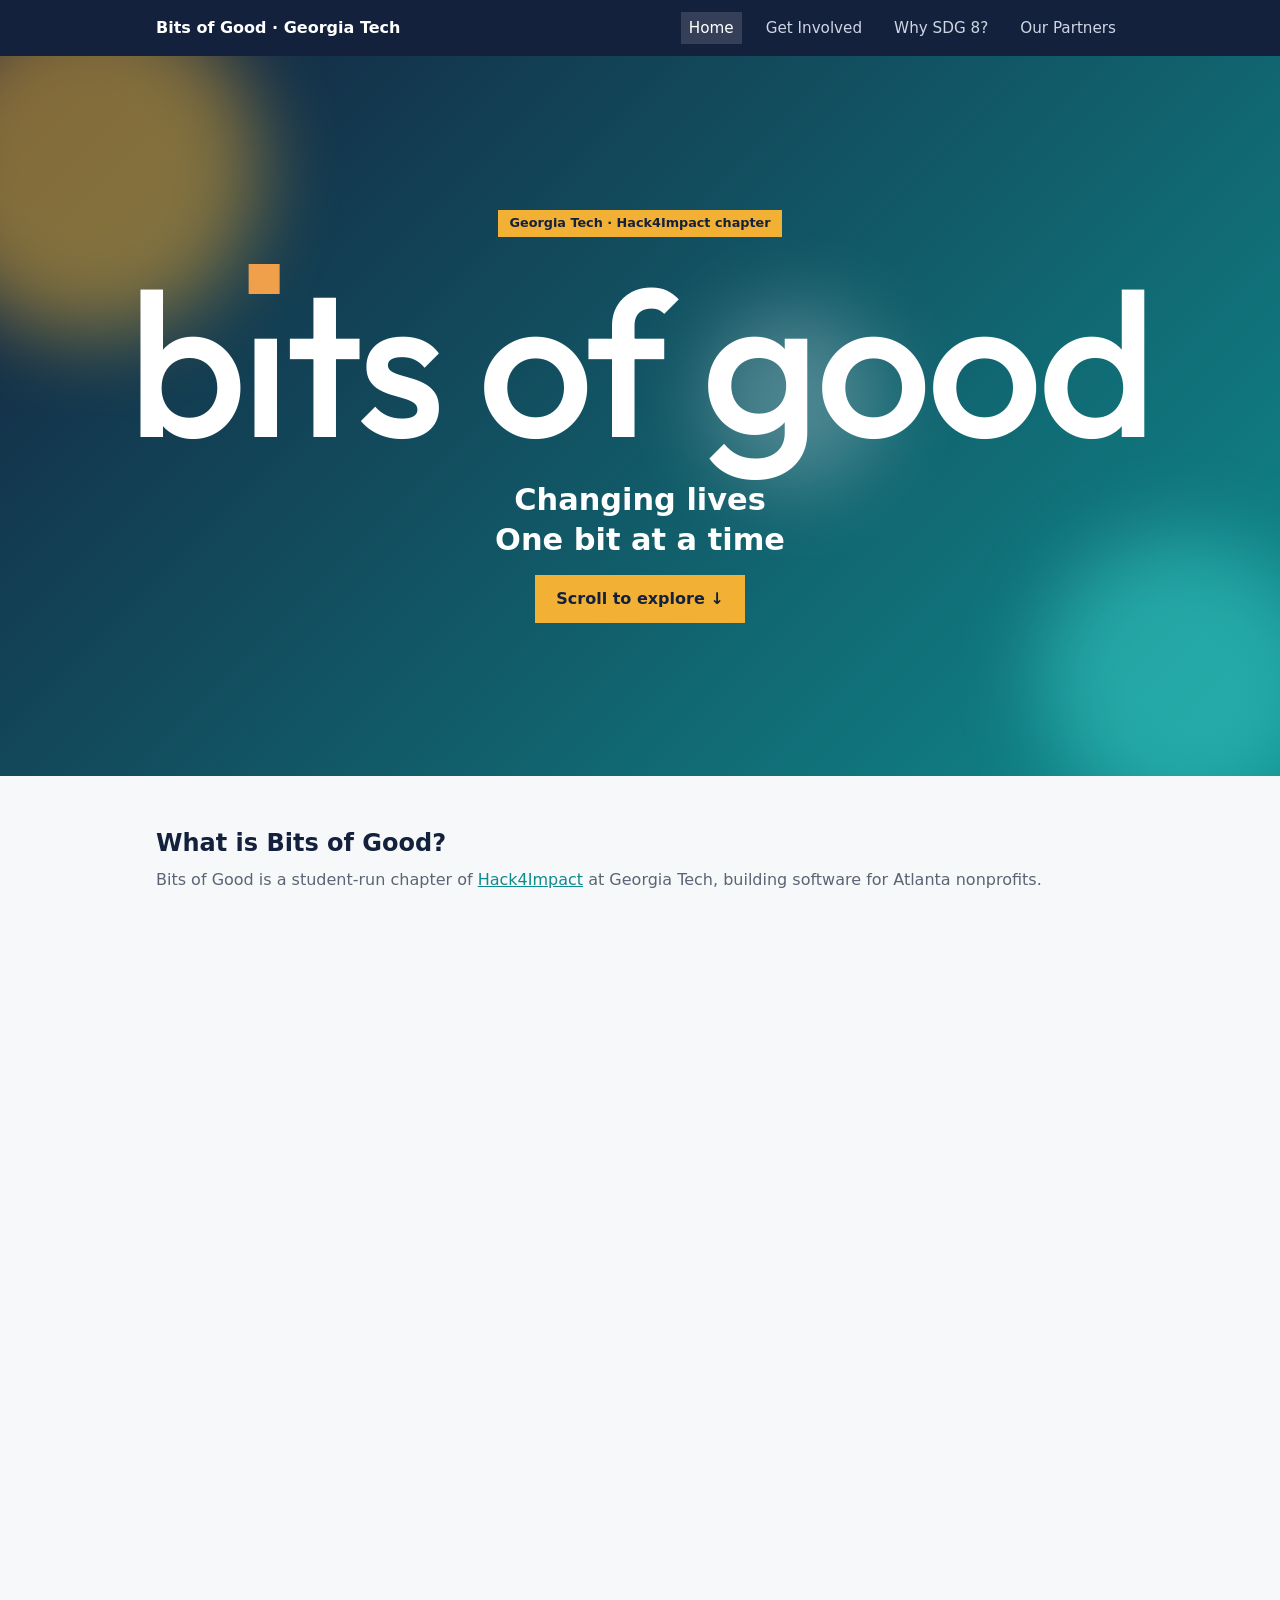
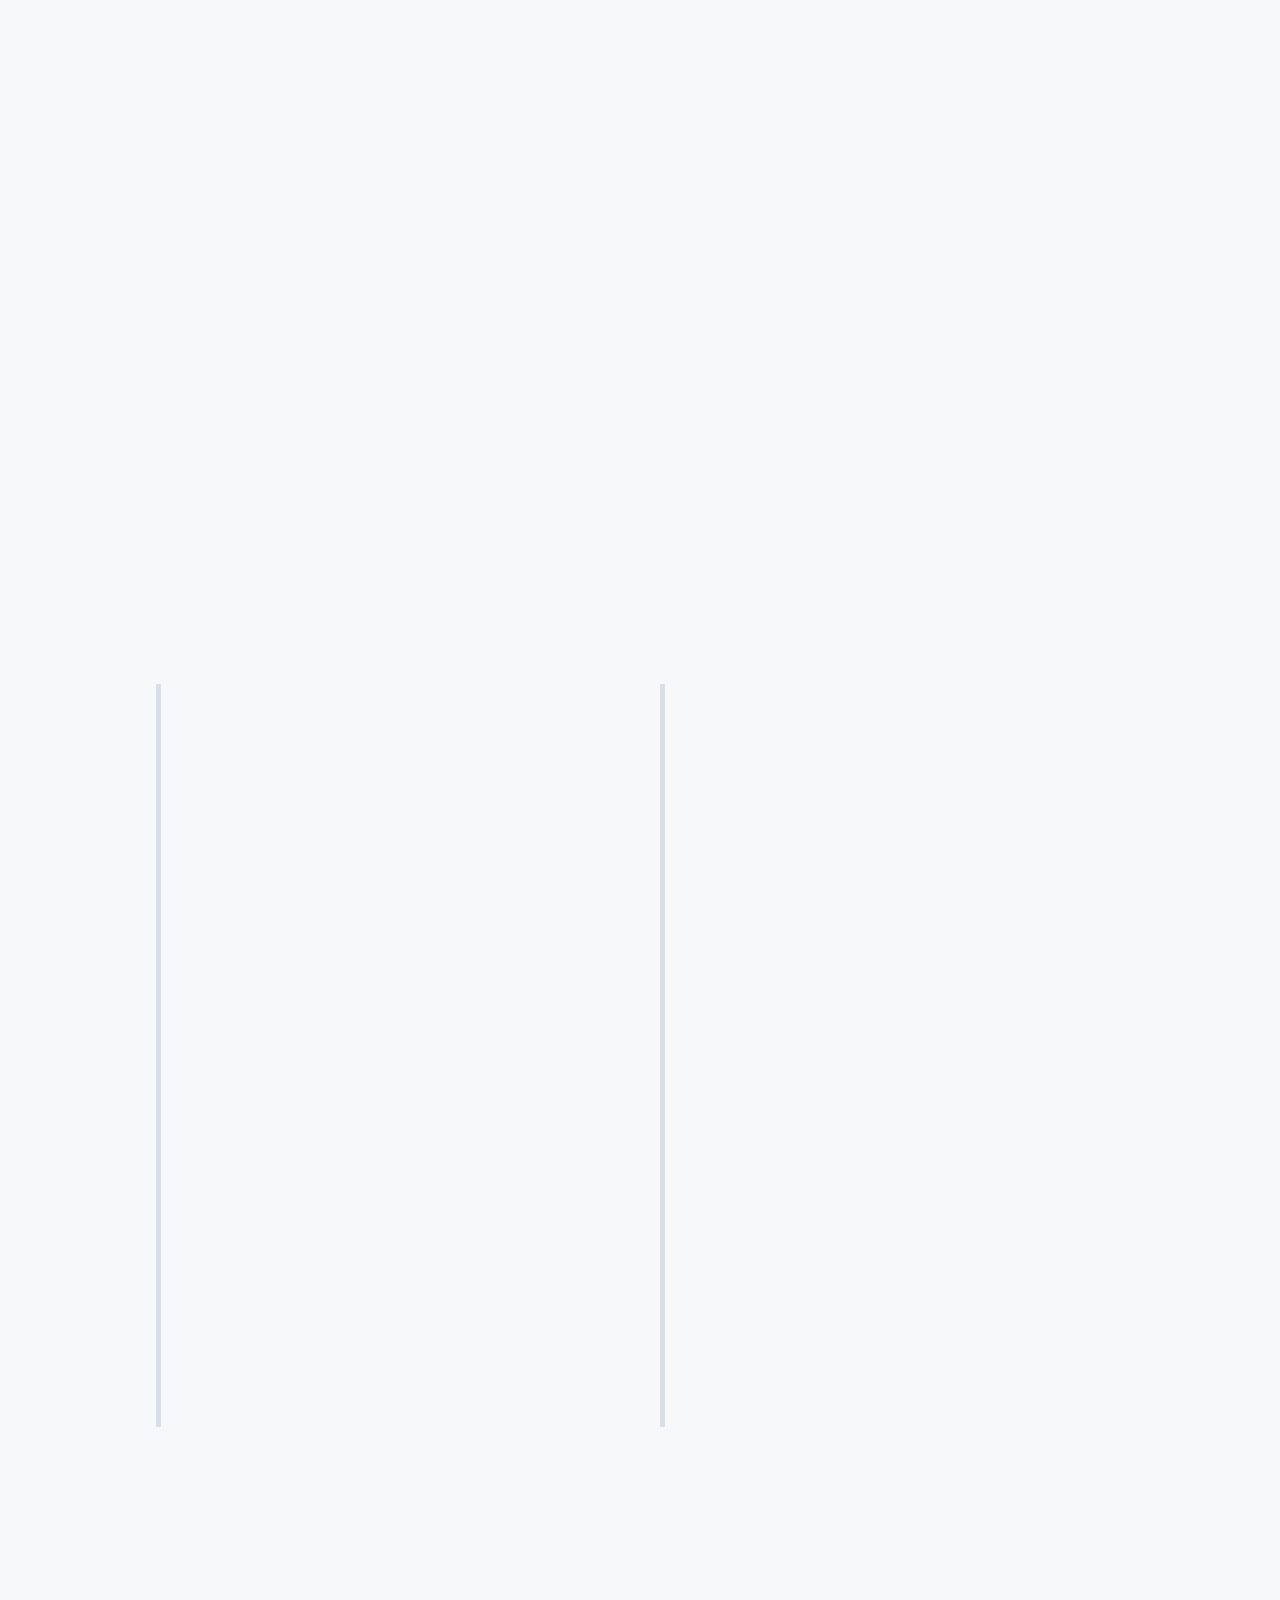
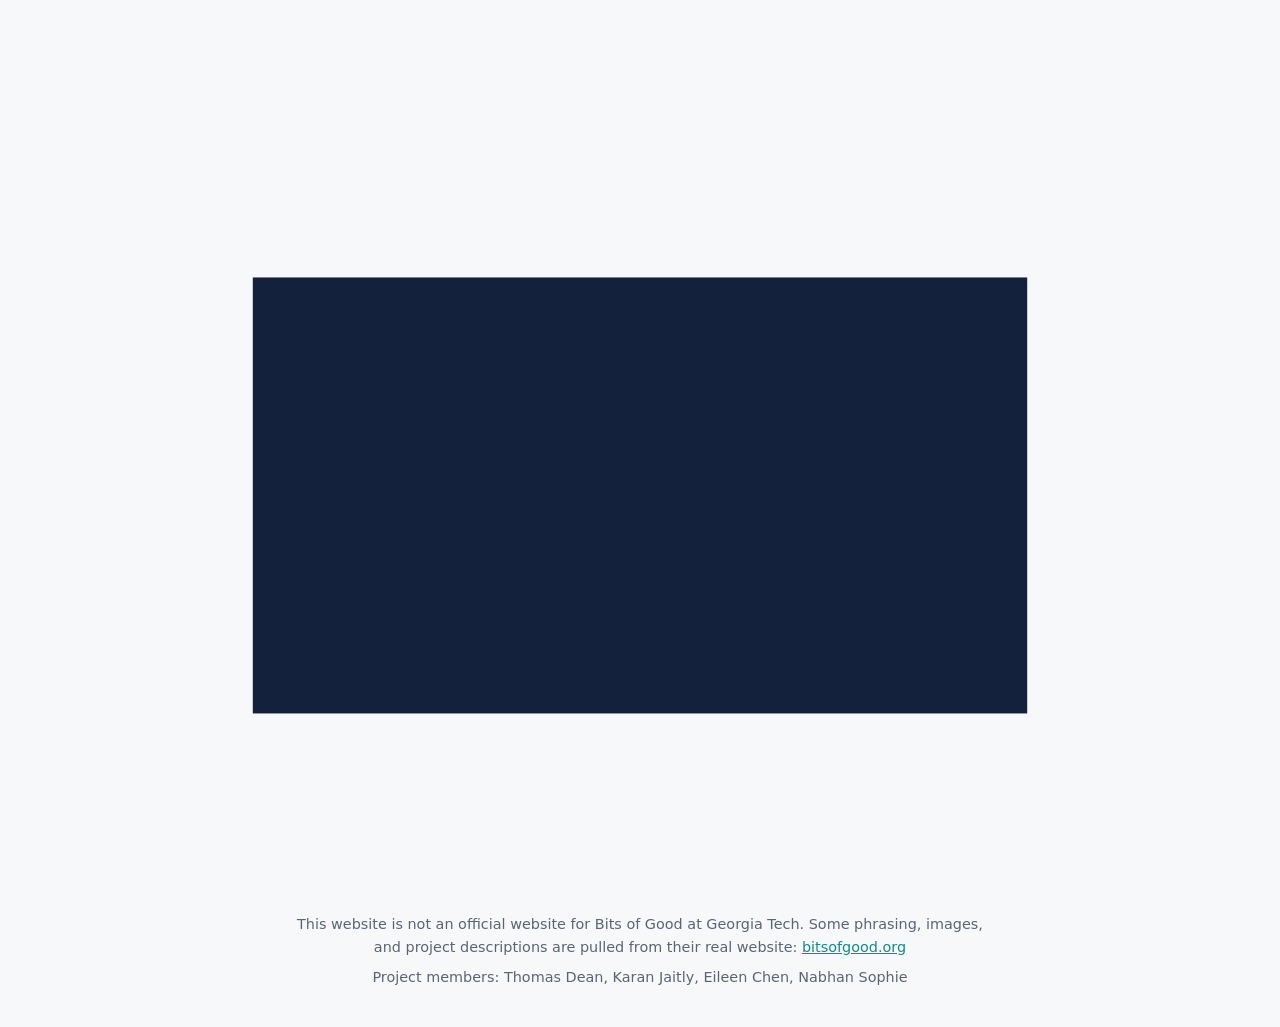
<file: index.html>
<!DOCTYPE html>
<html lang="en"><head><meta charset="utf-8"><meta name="viewport" content="width=device-width,initial-scale=1">
<title>Home | Bits of Good @ Georgia Tech</title><link rel="preconnect" href="https://fonts.googleapis.com"><link rel="preconnect" href="https://fonts.gstatic.com" crossorigin><link href="https://fonts.googleapis.com/css2?family=Outfit:wght@500&display=swap" rel="stylesheet"><link rel="stylesheet" href="style.css"></head>
<body><header><nav><a class="brand" href="index.html">Bits of Good · Georgia Tech</a><a href="index.html" class="active">Home</a><a href="get-involved.html">Get Involved</a><a href="why-sdg8.html">Why SDG 8?</a><a href="partners.html">Our Partners</a></nav></header>
<div class="hero hero-fx">
<span class="blob b1" data-parallax="0.35"></span><span class="blob b2" data-parallax="0.6"></span><span class="blob b3" data-parallax="0.2"></span>
<div class="hero-inner" data-parallax="-0.15"><span class="tag">Georgia Tech · Hack4Impact chapter</span>
<h1 class="wordmark" aria-label="bits of good">b<span class="dot-i">ı</span>ts of good</h1>
<p class="hero-sub">Changing lives<br>One bit at a time</p>
<a class="btn" href="#threads">Scroll to explore ↓</a></div>
</div>
<main>
<section id="about">
<div class="reveal"><h2>What is Bits of Good?</h2>
<p class="sub">Bits of Good is a student-run chapter of <a href="https://www.hack4impact.org/">Hack4Impact</a> at Georgia Tech, building software for Atlanta nonprofits.</p></div>
<div class="grid about-grid">
<div class="card reveal from-left">
  <h3>Technology for local nonprofits</h3>
  <p>
    Bits of Good is a student-run chapter of Hack4Impact, a 501(c)(3)
    nonprofit. Teams of Georgia Tech students design and build real
    web applications for local nonprofits, free of charge. Along the way,
    members learn from one another through mentorship at every level, from
    first-year designers to experienced engineers and product leaders.
  </p>
</div>
<figure class="about-photo reveal from-right">
  <img src="images/bog-canine-assistants.jpg" alt="Bits of Good students petting a service dog during a visit to Canine Assistants, a nonprofit partner">
  <figcaption>Members visiting Canine Assistants, one of their nonprofit partners.</figcaption>
</figure>
<div class="card reveal about-wide">
  <h3>Bits of Good advancing SDG 8</h3>
  <p>
    The UN Sustainable Development Goal 8 aims to "promote sustained,
    inclusive and sustainable economic growth, full and productive
    employment and decent work for all." Bits of Good works toward it on two
    fronts: students gain hands-on experience that prepares them for decent
    work, and nonprofits gain technology that helps them serve their
    communities.
  </p>
  <p><a href="why-sdg8.html">Learn why SDG 8 matters →</a></p>
</div>
</div>
<figure class="photo reveal">
  <img src="images/bog-demo-night.jpg" alt="Bits of Good members talking and sharing projects at a crowded launch night event" loading="lazy">
  <figcaption>Members meet, share their work, and connect at a Bits of Good launch night.</figcaption>
</figure>
</section>

<section id="partner-logos">
<div class="reveal">
<p class="sub">Some of the previous and current partner organizations we have built software for.</p></div>
<div class="logo-row reveal">
  <a href="https://helpingmamas.org" target="_blank" rel="noopener"><img src="images/helping-mamas.png" alt="Helping Mamas logo"></a>
  <a href="https://www.brainexerciseinitiative.com" target="_blank" rel="noopener"><img src="images/brain-exercise-initiative.jpeg" alt="Brain Exercise Initiative logo"></a>
  <a href="https://www.facebook.com/HeartofPassion/" target="_blank" rel="noopener"><img src="images/heart-of-passion.png" alt="Heart of Passion logo"></a>
  <a href="https://www.georgiacancerinfo.org" target="_blank" rel="noopener"><img src="images/gacore-logo-2020-md.png" alt="Georgia CORE logo"></a>
  <a href="https://www.healing4heroes.org" target="_blank" rel="noopener"><img src="images/H4H.webp" alt="Healing 4 Heroes logo"></a>
  <a href="https://jenniferann.org" target="_blank" rel="noopener"><img src="images/jenniferannsgroup.jpg" alt="Jennifer Ann's Group logo"></a>
</div>
</section>

<section id="threads">
<div class="reveal"><h2>Two sides, one outcome</h2><p class="sub">Every project creates opportunity for students and capacity for the organizations they serve. This is why we feel Bits of Good best exemplifies UN SDG 8.</p></div>
<div class="dual">
<div class="thread thread-students"><div class="timeline" aria-hidden="true"><div class="timeline-fill"></div></div>
<h3 class="thread-title reveal">For students</h3>

<div class="card reveal from-left">
  <h3>Mentorship that opens doors</h3>
  <p>
    Mentorship from experienced engineers, designers, and product leaders
    shapes job opportunities and career growth.
  </p>
</div>

<div class="card reveal from-left">
  <h3>Real experience, earlier</h3>
  <p>
    Working with real nonprofits on production systems builds the kind
    of experience employers look for, especially for younger students
    who are still searching for their first opportunity.
  </p>
  <p>
    A University of California study found that former extracurricular
    leaders averaged $68,616 in annual earnings seven years after
    graduation, compared with $61,311 for nonparticipants—about 12% higher.
  </p>
  <p class="legend">
    Source:
    <a href="https://www.ucop.edu/institutional-research-academic-planning/_files/extracurricular-activities-impact-on-emploment-outcomes.pdf#page=23">
      University of California, 2018, p. 23
    </a>
  </p>
</div>
</div>
<div class="thread thread-nonprofits">
  <div class="timeline" aria-hidden="true">
    <div class="timeline-fill"></div>
  </div>

  <h3 class="thread-title reveal">For nonprofits and the world</h3>

  <div class="card reveal from-right">
    <h3>Data into decisions</h3>
    <p>
      Nonprofits already hold a wealth of data. Analytics turns it into
      insight that guides programs, funding, and outreach.
    </p>
    <p>
      Cornell's Hack4Impact chapter built a mapping tool for Rethink Food
      that replaced scattered spreadsheets and supported an estimated
      40,000 meals per week.
    </p>
    <p class="legend">
      Source:
      <a href="https://www.cornellsun.com/article/2026/04/for-cornells-hack4impact-building-software-means-building-social-change">
        The Cornell Daily Sun, April 8, 2026
      </a>
    </p>
  </div>

  <div class="card reveal from-right">
    <h3>More resources for the mission</h3>
    <p>
      Web apps, mobile apps, and AI tools cut administrative work and free
      up staff time, so more of it goes to the people they serve.
    </p>
    <p>
      Cornell's Hack4Impact chapter reported an estimated $550,000 in
      development savings across five nonprofit partnerships, according
      to its 2025 annual report.
    </p>
    <p class="legend">
      Source:
      <a href="https://www.cornellsun.com/article/2026/04/for-cornells-hack4impact-building-software-means-building-social-change">
        The Cornell Daily Sun, April 8, 2026
      </a>
    </p>
  </div>
</div>
</div>
<div class="merge reveal"><strong>Students gain skills and careers. Organizations gain capacity and reach.</strong><span>Together, that is how the whole community grows.</span></div>
<figure class="photo reveal">
  <img src="images/bog-bagel-rescue.jpg" alt="A group of Bits of Good students smiling and holding a Bagel Rescue sign" loading="lazy">
  <figcaption>Bits of Good members volunteering with Bagel Rescue, an Atlanta nonprofit.</figcaption>
</figure>
</section>

<section class="reveal">
  <div class="card stats">
    <div>
      <div class="pie" role="img"
           aria-label="56% of students seeking an internship missed out in 2023"
           data-pie="56"></div>
    </div>

    <div>
      <div class="big">56%</div>
      <div class="legend">
        An estimated 56% of students seeking an internship missed out in 2023.
        <br>
        Source:
        <a href="https://www.bhef.com/sites/default/files/BHEF_Expanding_Internships.pdf">
          BHEF, 2024
        </a>
      </div>
    </div>

    <div>
      <div class="big">
        <span class="counter" data-from="4" data-to="5.7">4</span>%
      </div>
      <div class="legend">
        Recent college graduate unemployment, up from 4.0% three years earlier.
        <br>
        As reported by
        <a href="https://investor.chegg.com/Press-Releases/press-release-details/2026/Chegg-Expands-Beyond-Academic-Support-to-Help-Students-Secure-Career-Defining-Internships/default.aspx">
          Chegg, September 3, 2026
        </a>
      </div>
    </div>
  </div>
</section>

<section id="projects">
  <div class="reveal">
    <h2>Bits of Good in action</h2>
    <p class="sub">Real nonprofit needs. Software with a purpose.</p>
  </div>

  <div class="grid">
    <div class="card reveal" style="--d:0s">
      <img src="images/helping-mamas.png" alt="Helping Mamas logo" class="project-logo">
      <h3>Helping Mamas</h3>
      <p>
        Bits of Good built software to help Helping Mamas coordinate
        volunteers through event sign-ups, shift calendars, and attendance
        records. Better coordination helps the nonprofit direct more resources
        toward families in need.
      </p>
      <p><a href="partners.html#helping-mamas">Learn more →</a></p>
    </div>

    <div class="card reveal" style="--d:.15s">
      <img src="images/heart-of-passion.png" alt="Heart of Passion logo" class="project-logo">
      <h3>Heart of Passion</h3>
      <p>
        Planning and budgeting tools help chapter leaders coordinate
        donations and retreats for teens affected by cancer. These tools
        support the organization's work while reducing the administrative
        burden on its leaders.
      </p>
      <p><a href="partners.html#heart-of-passion">Learn more →</a></p>
    </div>

    <div class="card reveal" style="--d:.3s">
      <img src="images/gacore-logo-2020-md.png" alt="Georgia CORE logo" class="project-logo">
      <h3>Georgia CORE</h3>
      <p>
        A redesigned website helps patients, survivors, and caregivers
        navigate cancer information and find relevant resources. Accessible
        information makes it easier for people to connect with support.
      </p>
      <p><a href="partners.html#georgia-core">Learn more →</a></p>
    </div>
  </div>

  <p class="reveal">
    <a href="partners.html">Explore more Bits of Good projects →</a>
  </p>
</section>

<section class="path reveal"><h2>Find Your Impact Path</h2>
<p class="sub">Explore how a community organization's need could translate into a digital solution.</p>
<a class="btn big-btn" href="get-involved.html">Take the quiz</a></section>

<section><div class="reveal"><h2>See the Impact</h2></div>
<div class="video video-scale" id="video"><iframe src="https://abcnews.go.com/video/embed?id=71927423" title="Helping Mamas gets baby supplies to those who need them most (Good Morning America)" loading="lazy" allow="autoplay; encrypted-media; fullscreen; picture-in-picture" allowfullscreen></iframe></div>
<p class="video-caption reveal">See our impact at scale: <a href="partners.html#helping-mamas">Helping Mamas</a>, one of our featured partners, on <em>Good Morning America</em>!</p></section>
</main>
<footer>
<p>This website is not an official website for Bits of Good at Georgia Tech. Some phrasing, images, and project descriptions are pulled from their real website: <a href="https://bitsofgood.org/">bitsofgood.org</a></p>
<p>Project members: Thomas Dean, Karan Jaitly, Eileen Chen, Nabhan Sophie</p>
</footer>
<script src="script.js"></script></body></html>
</file>
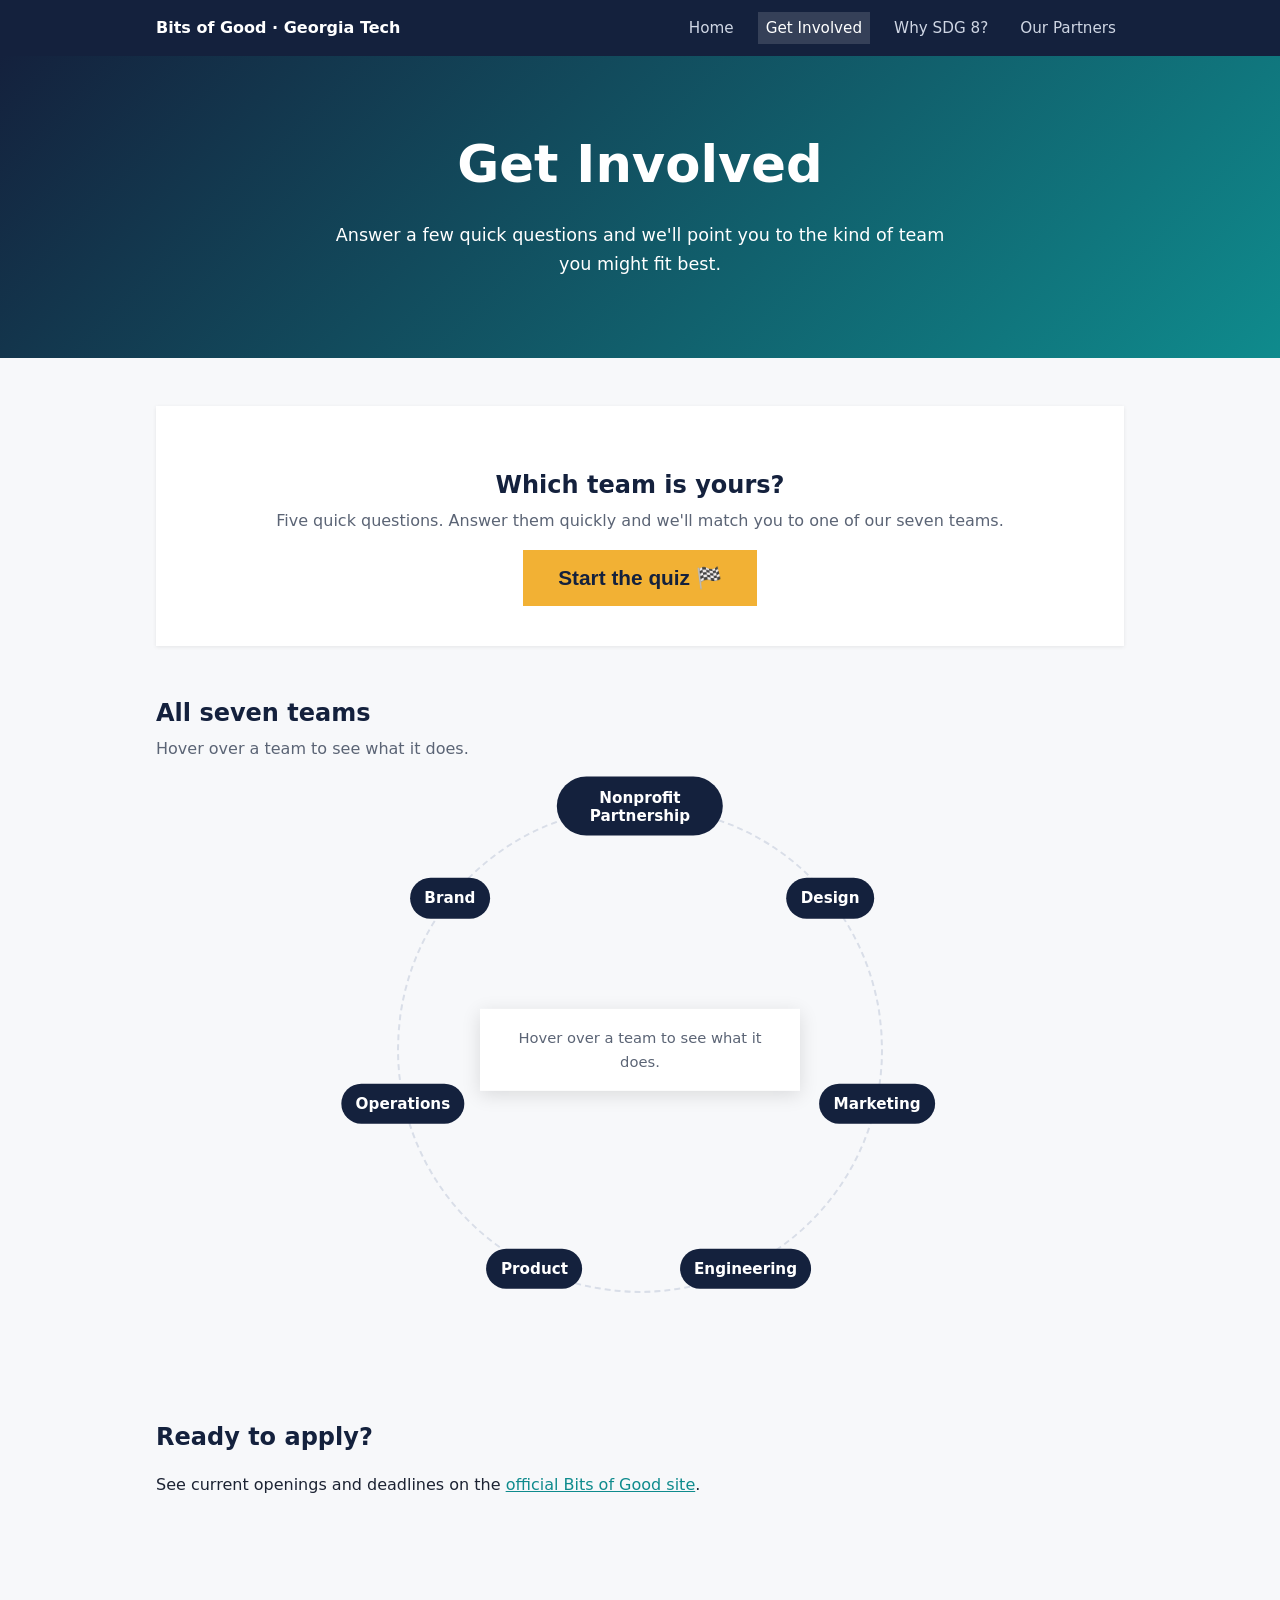
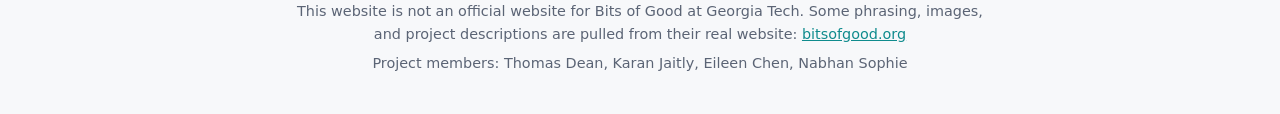
<file: get-involved.html>
<!DOCTYPE html>
<html lang="en"><head><meta charset="utf-8"><meta name="viewport" content="width=device-width,initial-scale=1">
<title>Get Involved | Bits of Good @ Georgia Tech</title><link rel="stylesheet" href="style.css"></head>
<body><header><nav><a class="brand" href="index.html">Bits of Good · Georgia Tech</a><a href="index.html">Home</a><a href="get-involved.html" class="active">Get Involved</a><a href="why-sdg8.html">Why SDG 8?</a><a href="partners.html">Our Partners</a></nav></header>
<div class="hero"><h1>Get Involved</h1><p>Answer a few quick questions and we'll point you to the kind of team you might fit best.</p></div>
<main><section class="quiz-start"><div class="card start-card"><h2>Which team is yours?</h2>
<p class="sub">Five quick questions. Answer them quickly and we&#39;ll match you to one of our seven teams.</p>
<button class="btn big-btn" id="quiz-start" type="button">Start the quiz 🏁</button></div></section>
<section><h2>All seven teams</h2><p class="sub">Hover over a team to see what it does.</p><div class="team-wheel" id="team-list"></div></section>
<section><h2>Ready to apply?</h2><p>See current openings and deadlines on the <a href="https://bitsofgood.org/">official Bits of Good site</a>.</p></section></main>
<footer>
<p>This website is not an official website for Bits of Good at Georgia Tech. Some phrasing, images, and project descriptions are pulled from their real website: <a href="https://bitsofgood.org/">bitsofgood.org</a></p>
<p>Project members: Thomas Dean, Karan Jaitly, Eileen Chen, Nabhan Sophie</p>
</footer>
<script src="script.js"></script></body></html>
</file>
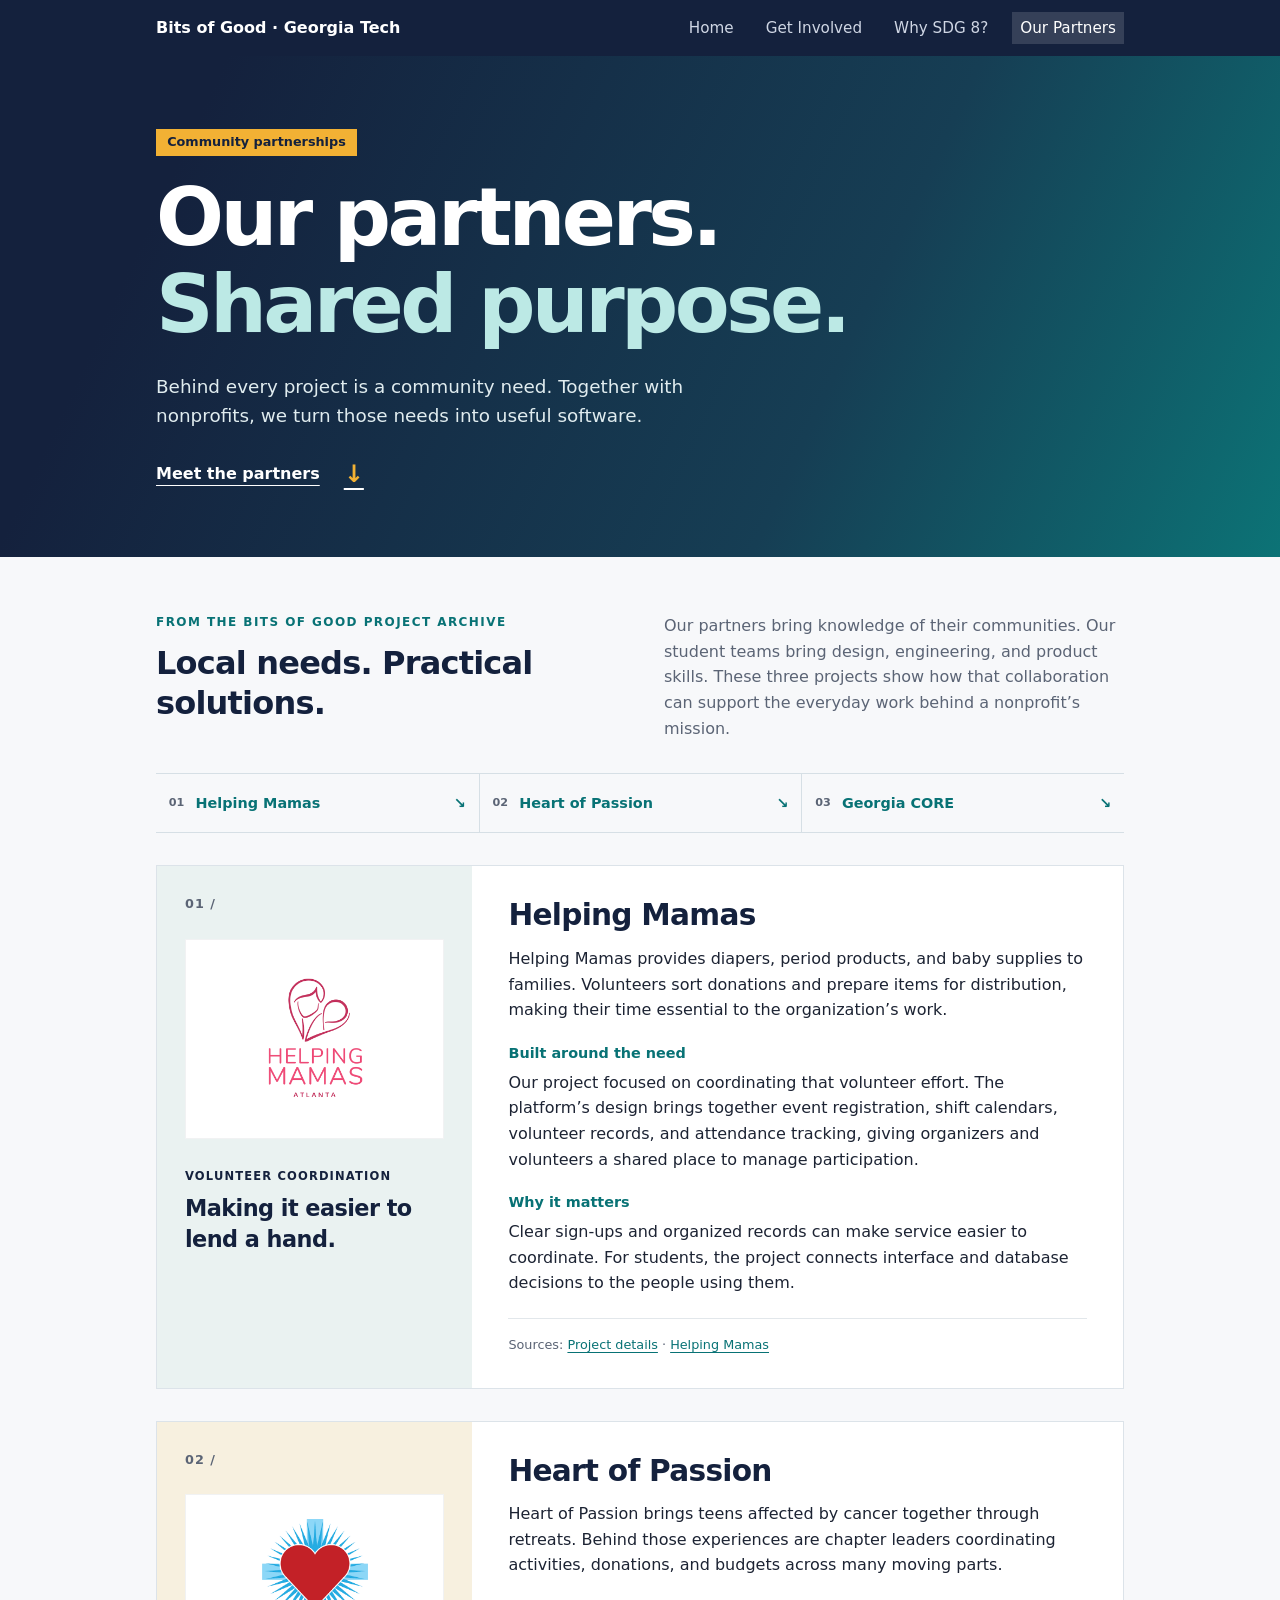
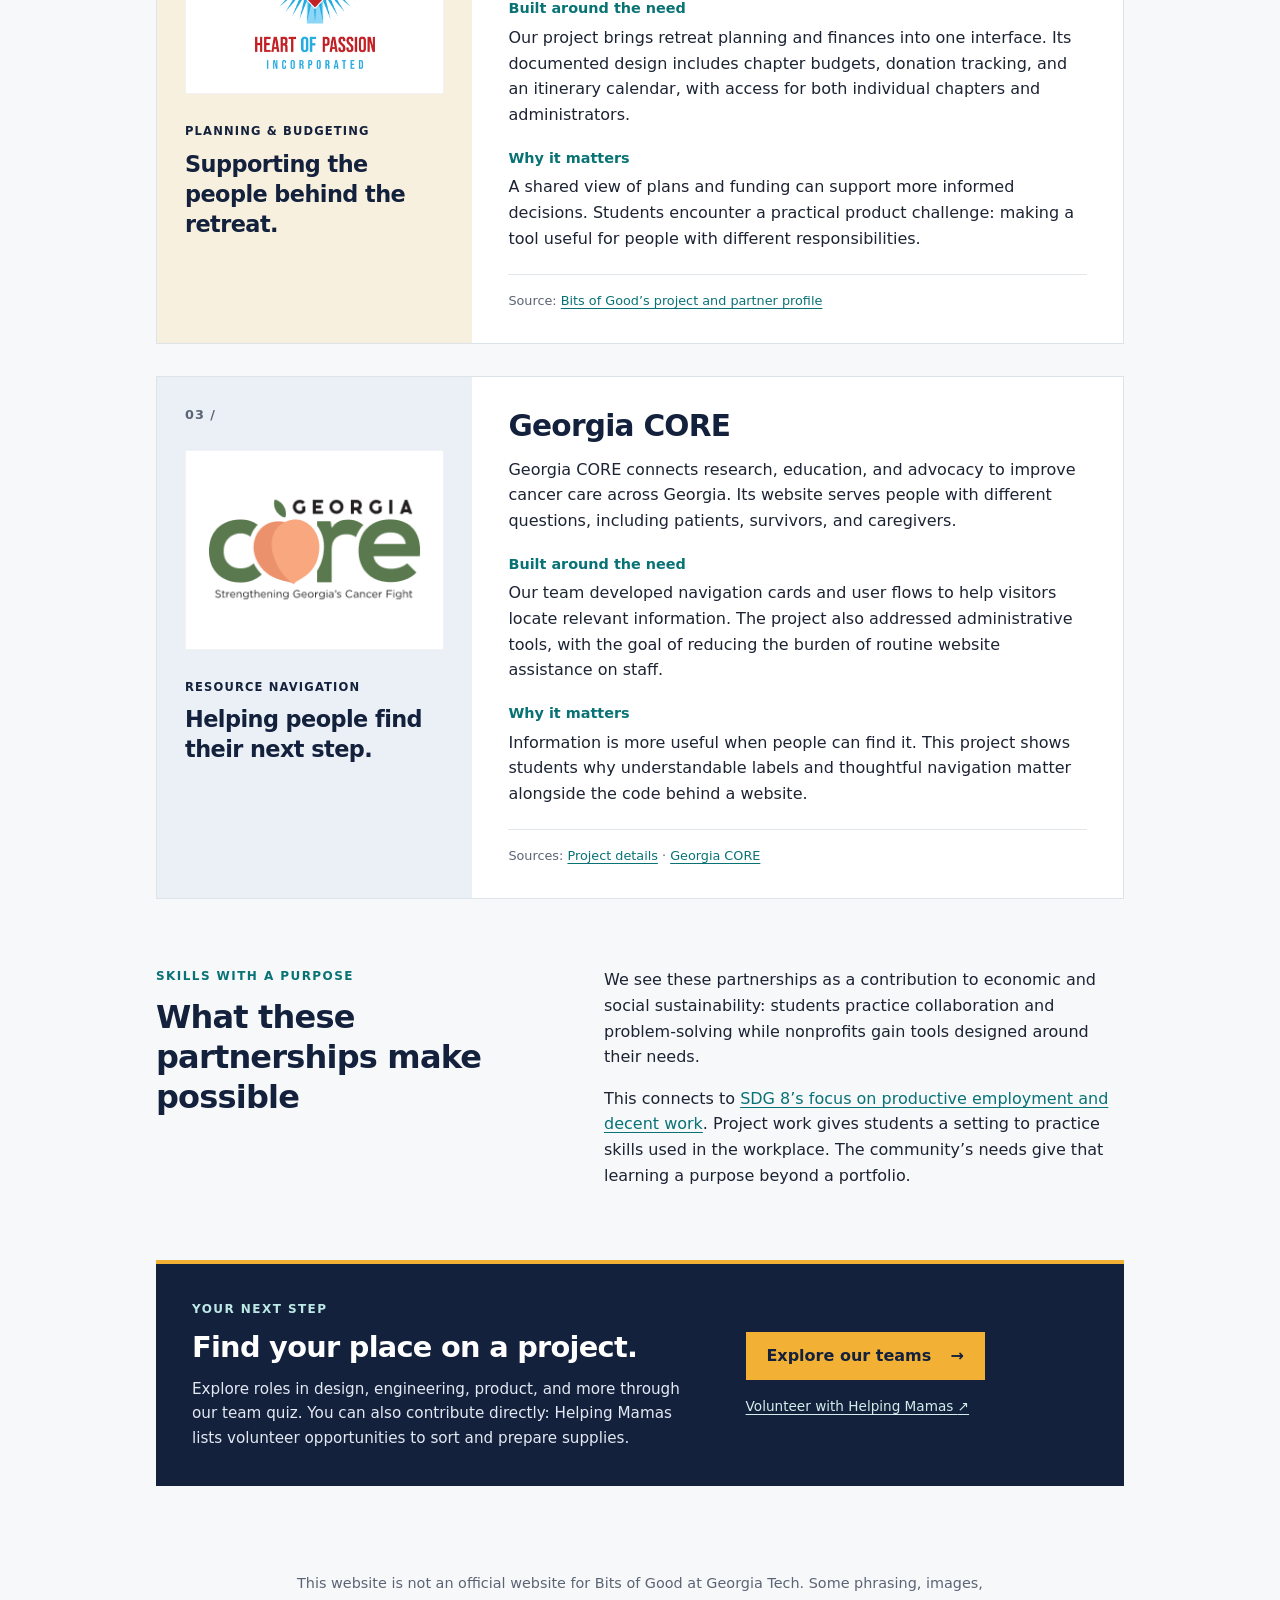
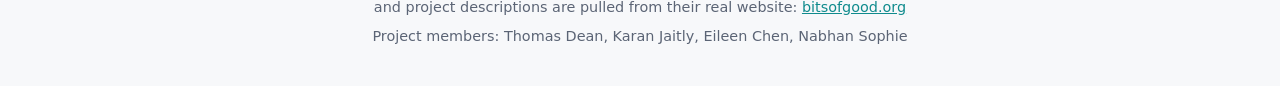
<file: partners.html>
<!DOCTYPE html>
<html lang="en">
<head>
  <meta charset="utf-8">
  <meta name="viewport" content="width=device-width, initial-scale=1">
  <meta name="description" content="Explore Bits of Good projects with Helping Mamas, Heart of Passion, and Georgia CORE, and discover how Georgia Tech students can contribute.">
  <title>Our Partners | Bits of Good @ Georgia Tech</title>
  <link rel="stylesheet" href="style.css">
</head>
<body class="partners-page">
  <a class="partners-skip" href="#main-content">Skip to content</a>
  <header>
    <nav aria-label="Main navigation">
      <a class="brand" href="index.html">Bits of Good · Georgia Tech</a>
      <a href="index.html">Home</a>
      <a href="get-involved.html">Get Involved</a>
      <a href="why-sdg8.html">Why SDG 8?</a>
      <a href="partners.html" class="active" aria-current="page">Our Partners</a>
    </nav>
  </header>

  <div class="hero partners-hero">
    <div class="partners-hero-inner">
      <span class="tag">Community partnerships</span>
      <h1>Our partners.<br><span>Shared purpose.</span></h1>
      <p>Behind every project is a community need. Together with nonprofits, we turn those needs into useful software.</p>
      <a class="partners-hero-link" href="#partner-stories">Meet the partners <span aria-hidden="true">↓</span></a>
    </div>
  </div>

  <main id="main-content" tabindex="-1">
    <section class="partners-intro" id="partner-stories" aria-labelledby="stories-heading">
      <div>
        <p class="partners-eyebrow">From the Bits of Good project archive</p>
        <h2 id="stories-heading">Local needs. Practical solutions.</h2>
      </div>
      <p>Our partners bring knowledge of their communities. Our student teams bring design, engineering, and product skills. These three projects show how that collaboration can support the everyday work behind a nonprofit’s mission.</p>
      <ul class="partner-jumps" aria-label="Jump to a partner">
        <li><a href="#helping-mamas"><span>01</span> Helping Mamas <span aria-hidden="true">↘</span></a></li>
        <li><a href="#heart-of-passion"><span>02</span> Heart of Passion <span aria-hidden="true">↘</span></a></li>
        <li><a href="#georgia-core"><span>03</span> Georgia CORE <span aria-hidden="true">↘</span></a></li>
      </ul>
    </section>

    <section class="partner-story partner-mamas" id="helping-mamas" aria-labelledby="mamas-heading">
      <div class="partner-identity">
        <span class="partner-number" aria-hidden="true">01 /</span>
        <div class="partner-logo"><img src="images/helping-mamas.png" alt="Helping Mamas Atlanta logo" width="554" height="554"></div>
        <p class="partner-discipline">Volunteer coordination</p>
        <p class="partner-caption">Making it easier to lend a hand.</p>
      </div>
      <div class="partner-copy">
        <h2 id="mamas-heading">Helping Mamas</h2>
        <p>Helping Mamas provides diapers, period products, and baby supplies to families. Volunteers sort donations and prepare items for distribution, making their time essential to the organization’s work.</p>
        <h3>Built around the need</h3>
        <p>Our project focused on coordinating that volunteer effort. The platform’s design brings together event registration, shift calendars, volunteer records, and attendance tracking, giving organizers and volunteers a shared place to manage participation.</p>
        <h3>Why it matters</h3>
        <p>Clear sign-ups and organized records can make service easier to coordinate. For students, the project connects interface and database decisions to the people using them.</p>
        <p class="partner-sources">Sources: <a href="https://bitsofgood.org/projects/helping-mamas/">Project details</a> · <a href="https://www.helpingmamas.org/">Helping Mamas</a></p>
      </div>
    </section>

    <section class="partner-story partner-passion" id="heart-of-passion" aria-labelledby="passion-heading">
      <div class="partner-identity">
        <span class="partner-number" aria-hidden="true">02 /</span>
        <div class="partner-logo"><img src="images/heart-of-passion.png" alt="Heart of Passion logo" width="400" height="500" loading="lazy"></div>
        <p class="partner-discipline">Planning &amp; budgeting</p>
        <p class="partner-caption">Supporting the people behind the retreat.</p>
      </div>
      <div class="partner-copy">
        <h2 id="passion-heading">Heart of Passion</h2>
        <p>Heart of Passion brings teens affected by cancer together through retreats. Behind those experiences are chapter leaders coordinating activities, donations, and budgets across many moving parts.</p>
        <h3>Built around the need</h3>
        <p>Our project brings retreat planning and finances into one interface. Its documented design includes chapter budgets, donation tracking, and an itinerary calendar, with access for both individual chapters and administrators.</p>
        <h3>Why it matters</h3>
        <p>A shared view of plans and funding can support more informed decisions. Students encounter a practical product challenge: making a tool useful for people with different responsibilities.</p>
        <p class="partner-sources">Source: <a href="https://bitsofgood.org/projects/heart-of-passion">Bits of Good’s project and partner profile</a></p>
      </div>
    </section>

    <section class="partner-story partner-core" id="georgia-core" aria-labelledby="core-heading">
      <div class="partner-identity">
        <span class="partner-number" aria-hidden="true">03 /</span>
        <div class="partner-logo"><img src="images/gacore-logo-2020-md.png" alt="Georgia CORE logo" width="219" height="121" loading="lazy"></div>
        <p class="partner-discipline">Resource navigation</p>
        <p class="partner-caption">Helping people find their next step.</p>
      </div>
      <div class="partner-copy">
        <h2 id="core-heading">Georgia CORE</h2>
        <p>Georgia CORE connects research, education, and advocacy to improve cancer care across Georgia. Its website serves people with different questions, including patients, survivors, and caregivers.</p>
        <h3>Built around the need</h3>
        <p>Our team developed navigation cards and user flows to help visitors locate relevant information. The project also addressed administrative tools, with the goal of reducing the burden of routine website assistance on staff.</p>
        <h3>Why it matters</h3>
        <p>Information is more useful when people can find it. This project shows students why understandable labels and thoughtful navigation matter alongside the code behind a website.</p>
        <p class="partner-sources">Sources: <a href="https://bitsofgood.org/projects/georgia-core">Project details</a> · <a href="https://www.georgiacancerinfo.org/">Georgia CORE</a></p>
      </div>
    </section>

    <section class="partners-connection" aria-labelledby="connection-heading">
      <div>
        <p class="partners-eyebrow">Skills with a purpose</p>
        <h2 id="connection-heading">What these partnerships make possible</h2>
      </div>
      <div>
        <p>We see these partnerships as a contribution to economic and social sustainability: students practice collaboration and problem-solving while nonprofits gain tools designed around their needs.</p>
        <p>This connects to <a href="https://sdgs.un.org/goals/goal8">SDG 8’s focus on productive employment and decent work</a>. Project work gives students a setting to practice skills used in the workplace. The community’s needs give that learning a purpose beyond a portfolio.</p>
      </div>
    </section>

    <section class="partners-action" aria-labelledby="action-heading">
      <div>
        <p class="partners-eyebrow">Your next step</p>
        <h2 id="action-heading">Find your place on a project.</h2>
        <p>Explore roles in design, engineering, product, and more through our team quiz. You can also contribute directly: Helping Mamas lists volunteer opportunities to sort and prepare supplies.</p>
      </div>
      <div class="partner-actions">
        <a class="btn" href="get-involved.html">Explore our teams <span aria-hidden="true">→</span></a>
        <a href="https://www.helpingmamas.org/volunteer">Volunteer with Helping Mamas <span aria-hidden="true">↗</span></a>
      </div>
    </section>
  </main>

  <footer>
    <p>This website is not an official website for Bits of Good at Georgia Tech. Some phrasing, images, and project descriptions are pulled from their real website: <a href="https://bitsofgood.org/">bitsofgood.org</a></p>
    <p>Project members: Thomas Dean, Karan Jaitly, Eileen Chen, Nabhan Sophie</p>
  </footer>
</body>
</html>
</file>
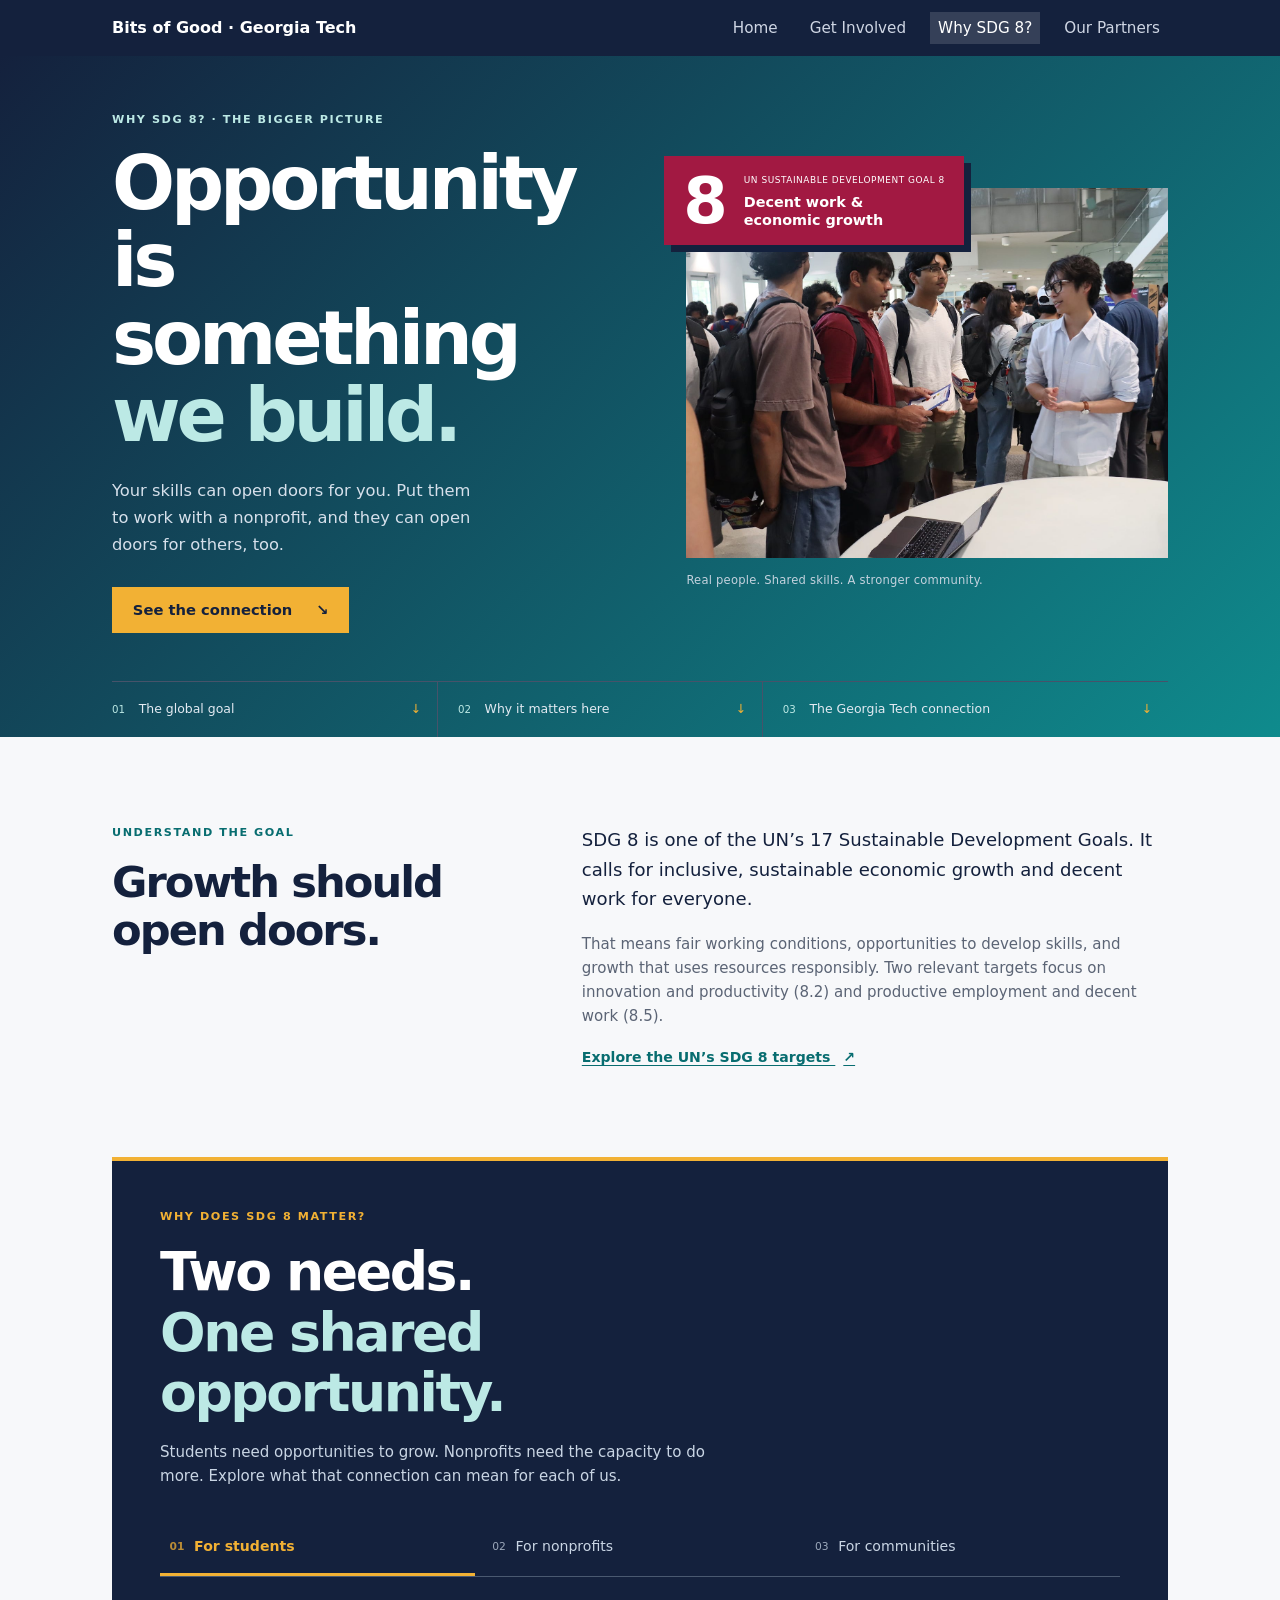
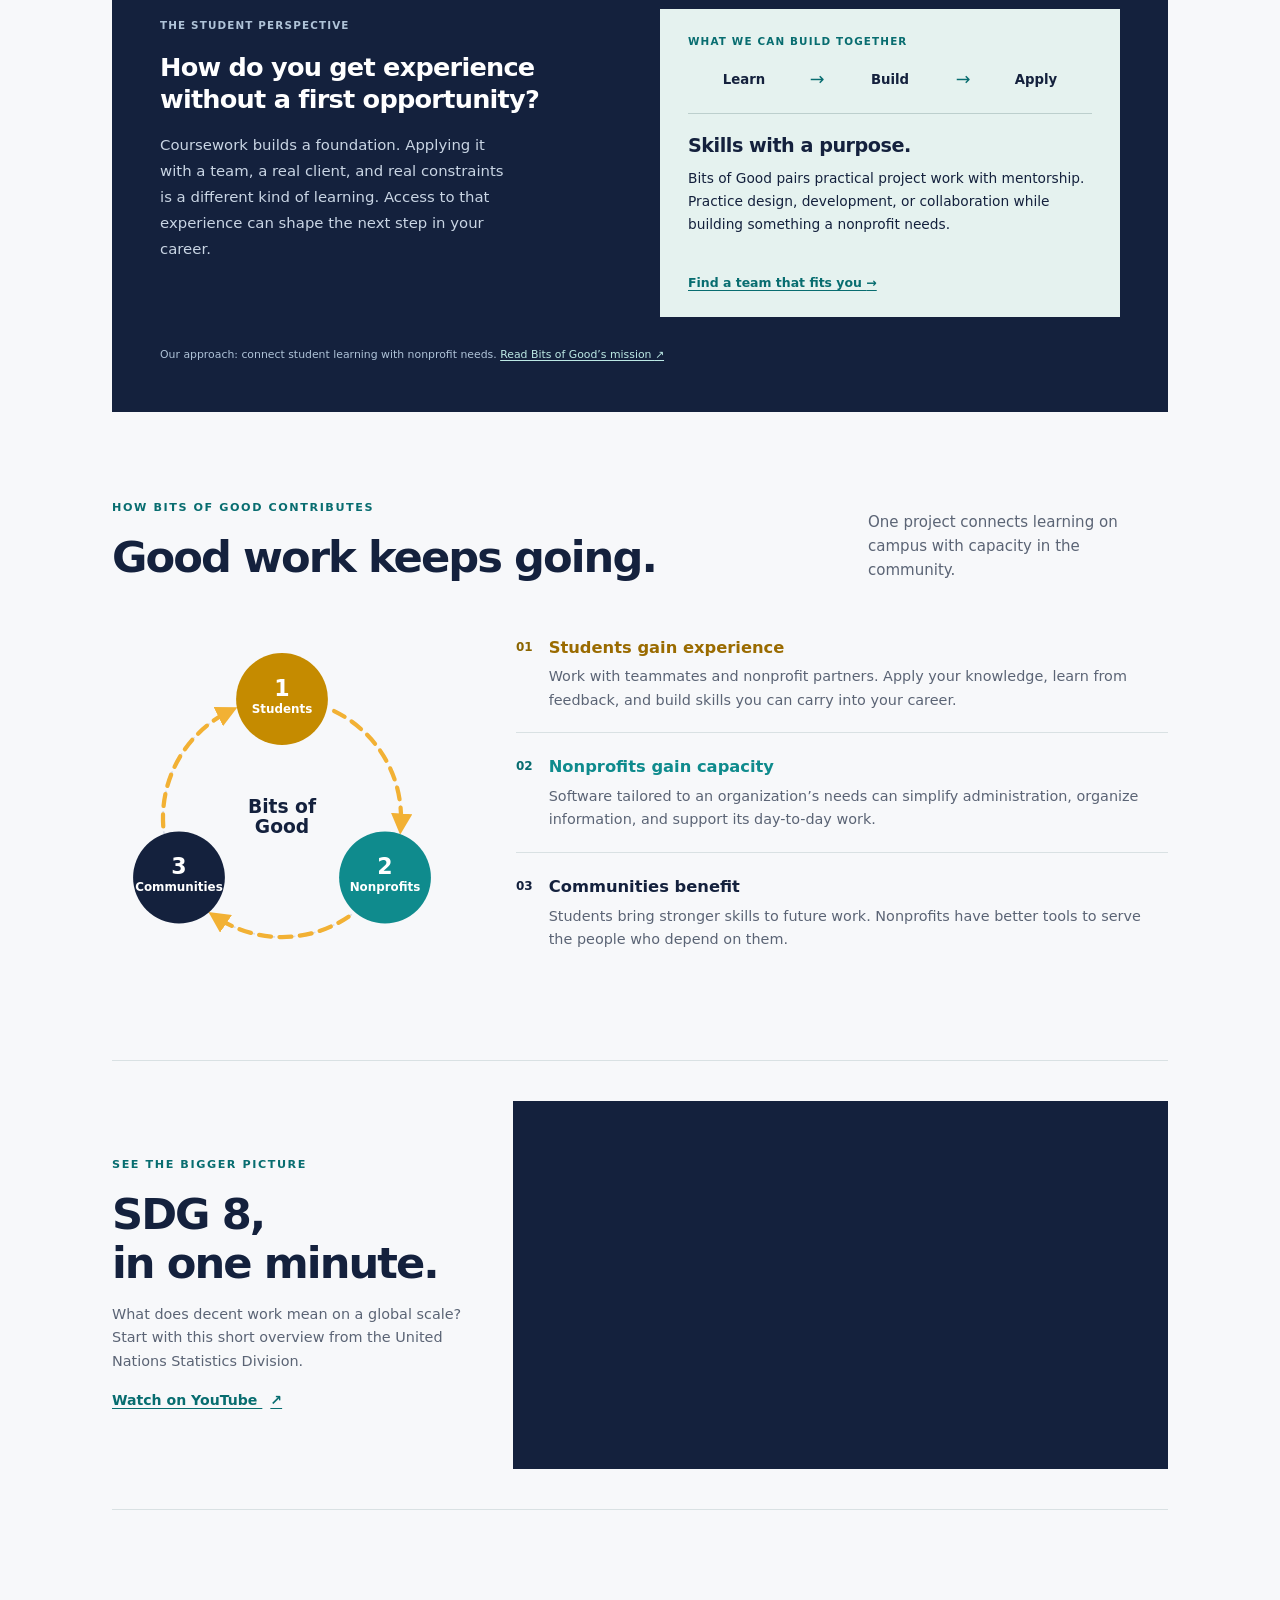
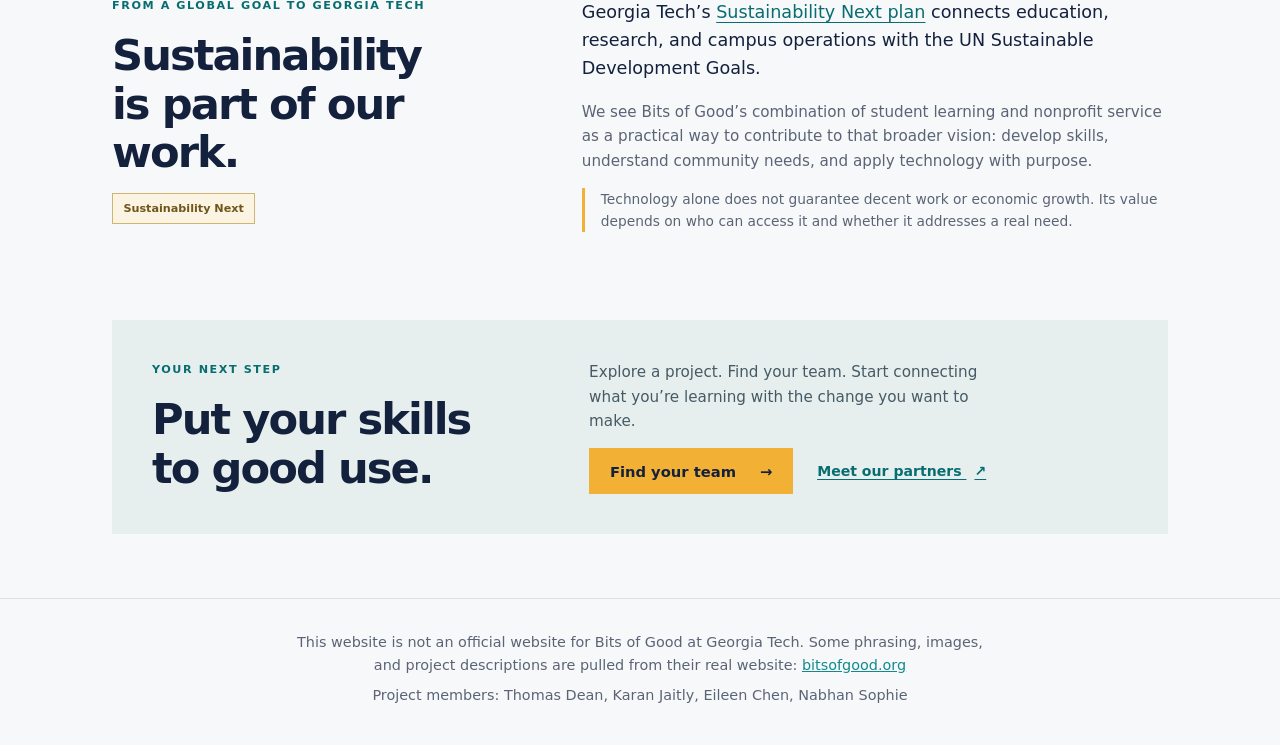
<file: why-sdg8.html>
<!DOCTYPE html>
<html lang="en">
<head>
  <meta charset="utf-8">
  <meta name="viewport" content="width=device-width,initial-scale=1">
  <meta name="description" content="Explore how Bits of Good connects student experience, nonprofit capacity, and UN Sustainable Development Goal 8 at Georgia Tech.">
  <title>Why SDG 8? | Bits of Good @ Georgia Tech</title>
  <link rel="stylesheet" href="style.css">
  <link rel="stylesheet" href="sdg8.css?v=2">
</head>
<body class="sdg-page">
<a class="sdg-skip" href="#main-content">Skip to content</a>
<header><nav aria-label="Main navigation"><a class="brand" href="index.html">Bits of Good · Georgia Tech</a><a href="index.html">Home</a><a href="get-involved.html">Get Involved</a><a href="why-sdg8.html" class="active" aria-current="page">Why SDG 8?</a><a href="partners.html">Our Partners</a></nav></header>

<div class="sdg-hero">
  <div class="sdg-hero-inner">
    <div class="sdg-hero-copy">
      <p class="sdg-eyebrow">Why SDG 8? · The bigger picture</p>
      <h1>Opportunity is<br>something<br><span>we build.</span></h1>
      <p class="sdg-hero-intro">Your skills can open doors for you. Put them to work with a nonprofit, and they can open doors for others, too.</p>
      <a class="btn" href="#why-it-matters">See the connection <span aria-hidden="true">↘</span></a>
    </div>
    <figure class="sdg-hero-photo">
      <img src="images/bog-demo-night.jpg" alt="Bits of Good members discussing a project around a laptop at a campus event" width="1600" height="1067">
      <div class="sdg-goal-label"><span class="sdg-goal-number" aria-hidden="true">8</span><div><span>UN Sustainable Development Goal 8</span><strong>Decent work &amp;<br>economic growth</strong></div></div>
      <figcaption>Real people. Shared skills. A stronger community.</figcaption>
    </figure>
  </div>
  <div class="sdg-hero-index" aria-label="On this page">
    <a href="#the-goal"><span>01</span> The global goal <span aria-hidden="true">↓</span></a>
    <a href="#why-it-matters"><span>02</span> Why it matters here <span aria-hidden="true">↓</span></a>
    <a href="#at-georgia-tech"><span>03</span> The Georgia Tech connection <span aria-hidden="true">↓</span></a>
  </div>
</div>

<main id="main-content" tabindex="-1">
  <section class="sdg-intro" id="the-goal" aria-labelledby="goal-heading">
    <div>
      <p class="sdg-eyebrow">Understand the goal</p>
      <h2 id="goal-heading">Growth should<br>open doors.</h2>
    </div>
    <div>
      <p class="sdg-lead">SDG 8 is one of the UN’s 17 Sustainable Development Goals. It calls for inclusive, sustainable economic growth and decent work for everyone.</p>
      <p>That means fair working conditions, opportunities to develop skills, and growth that uses resources responsibly. Two relevant targets focus on innovation and productivity (8.2) and productive employment and decent work (8.5).</p>
      <a class="sdg-text-link" href="https://sdgs.un.org/goals/goal8" target="_blank" rel="noopener">Explore the UN’s SDG 8 targets <span aria-hidden="true">↗</span></a>
    </div>
  </section>

  <section class="sdg-perspectives" id="why-it-matters" aria-labelledby="matters-heading">
    <div class="sdg-perspectives-heading">
      <p class="sdg-eyebrow">Why does SDG 8 matter?</p>
      <h2 id="matters-heading">Two needs.<br><span>One shared opportunity.</span></h2>
      <p>Students need opportunities to grow. Nonprofits need the capacity to do more. Explore what that connection can mean for each of us.</p>
    </div>
    <div class="sdg-tabs" role="tablist" aria-label="Explore an impact perspective" hidden>
      <button id="tab-students" type="button" role="tab" aria-controls="perspective-students" aria-selected="true"><span aria-hidden="true">01</span> For students</button>
      <button id="tab-nonprofits" type="button" role="tab" aria-controls="perspective-nonprofits" aria-selected="false" tabindex="-1"><span aria-hidden="true">02</span> For nonprofits</button>
      <button id="tab-communities" type="button" role="tab" aria-controls="perspective-communities" aria-selected="false" tabindex="-1"><span aria-hidden="true">03</span> For communities</button>
    </div>
    <div class="sdg-perspective" id="perspective-students">
      <div class="sdg-challenge">
        <p class="sdg-panel-label">The student perspective</p>
        <h3>How do you get experience<br>without a first opportunity?</h3>
        <p>Coursework builds a foundation. Applying it with a team, a real client, and real constraints is a different kind of learning. Access to that experience can shape the next step in your career.</p>
      </div>
      <div class="sdg-possibility">
        <p class="sdg-panel-label">What we can build together</p>
        <div class="sdg-path" aria-label="Learn, build, apply"><span>Learn</span><b aria-hidden="true">→</b><span>Build</span><b aria-hidden="true">→</b><span>Apply</span></div>
        <h3>Skills with a purpose.</h3>
        <p>Bits of Good pairs practical project work with mentorship. Practice design, development, or collaboration while building something a nonprofit needs.</p>
        <a href="get-involved.html">Find a team that fits you <span aria-hidden="true">→</span></a>
      </div>
    </div>
    <div class="sdg-perspective" id="perspective-nonprofits">
      <div class="sdg-challenge">
        <p class="sdg-panel-label">The nonprofit perspective</p>
        <h3>A big mission.<br>A limited set of resources.</h3>
        <p>Coordinating volunteers, organizing information, and managing programs all take time. For organizations balancing limited staff and funding, a useful digital tool can make everyday work easier.</p>
      </div>
      <div class="sdg-possibility">
        <p class="sdg-panel-label">What we can build together</p>
        <div class="sdg-path" aria-label="Listen, design, build"><span>Listen</span><b aria-hidden="true">→</b><span>Design</span><b aria-hidden="true">→</b><span>Build</span></div>
        <h3>Tools shaped by real needs.</h3>
        <p>For Helping Mamas, Bits of Good built volunteer sign-ups, shift calendars, and attendance records: practical tools to support the people behind the mission.</p>
        <a href="partners.html#helping-mamas">Explore the Helping Mamas project <span aria-hidden="true">→</span></a>
      </div>
    </div>
    <div class="sdg-perspective" id="perspective-communities">
      <div class="sdg-challenge">
        <p class="sdg-panel-label">The community perspective</p>
        <h3>Support only helps<br>if people can reach it.</h3>
        <p>Finding the right information is part of accessing support. Clear, usable technology can help connect people with the organizations and resources available to them.</p>
      </div>
      <div class="sdg-possibility">
        <p class="sdg-panel-label">What we can build together</p>
        <div class="sdg-path" aria-label="Find, connect, access"><span>Find</span><b aria-hidden="true">→</b><span>Connect</span><b aria-hidden="true">→</b><span>Access</span></div>
        <h3>A clearer path to support.</h3>
        <p>Bits of Good’s Georgia CORE website project helps patients, survivors, and caregivers navigate cancer information and find relevant resources.</p>
        <a href="partners.html#georgia-core">Explore the Georgia CORE project <span aria-hidden="true">→</span></a>
      </div>
    </div>
    <p class="sdg-perspectives-note">Our approach: connect student learning with nonprofit needs. <a href="https://bitsofgood.org/about" target="_blank" rel="noopener">Read Bits of Good’s mission <span aria-hidden="true">↗</span></a></p>
  </section>

  <section class="sdg-contribution" aria-labelledby="contribution-heading">
    <div class="sdg-section-heading">
      <div><p class="sdg-eyebrow">How Bits of Good contributes</p><h2 id="contribution-heading">Good work keeps going.</h2></div>
      <p>One project connects learning on campus with capacity in the community.</p>
    </div>
    <div class="cycle">
<svg class="cycle-ring" viewBox="0 0 400 340" role="img" aria-label="A cycle: students gain experience, nonprofits gain capacity, communities benefit, and the cycle repeats.">
  <defs>
    <marker id="cycle-arrow" viewBox="0 0 10 10" refX="6" refY="5" markerWidth="5" markerHeight="5" orient="auto-start-reverse">
      <path d="M0,0 L10,5 L0,10 z" fill="#f2b134"/>
    </marker>
  </defs>
  <circle class="cycle-track" cx="200" cy="200" r="140"/>
  <path class="cycle-arc" d="M261.4,74.2 A140,140 0 0 1 339.7,209.8" marker-end="url(#cycle-arrow)"/>
  <path class="cycle-arc" d="M278.3,316.1 A140,140 0 0 1 121.7,316.1" marker-end="url(#cycle-arrow)"/>
  <path class="cycle-arc" d="M60.3,209.8 A140,140 0 0 1 138.6,74.2" marker-end="url(#cycle-arrow)"/>
  <text class="cycle-center" x="200" y="194">Bits of</text>
  <text class="cycle-center" x="200" y="218">Good</text>
  <g class="cycle-node n1"><circle cx="200" cy="60" r="54"/><text x="200" y="56">1</text><text class="cycle-label" x="200" y="76">Students</text></g>
  <g class="cycle-node n2"><circle cx="321.2" cy="270" r="54"/><text x="321.2" y="266">2</text><text class="cycle-label" x="321.2" y="286">Nonprofits</text></g>
  <g class="cycle-node n3"><circle cx="78.8" cy="270" r="54"/><text x="78.8" y="266">3</text><text class="cycle-label" x="78.8" y="286">Communities</text></g>
</svg>
      <ol class="cycle-steps">
        <li class="s1"><span class="sdg-step-number" aria-hidden="true">01</span><div><h3>Students gain experience</h3><p>Work with teammates and nonprofit partners. Apply your knowledge, learn from feedback, and build skills you can carry into your career.</p></div></li>
        <li class="s2"><span class="sdg-step-number" aria-hidden="true">02</span><div><h3>Nonprofits gain capacity</h3><p>Software tailored to an organization’s needs can simplify administration, organize information, and support its day-to-day work.</p></div></li>
        <li class="s3"><span class="sdg-step-number" aria-hidden="true">03</span><div><h3>Communities benefit</h3><p>Students bring stronger skills to future work. Nonprofits have better tools to serve the people who depend on them.</p></div></li>
      </ol>
    </div>
  </section>

  <section class="sdg-watch" aria-labelledby="watch-heading">
    <div class="sdg-watch-copy"><p class="sdg-eyebrow">See the bigger picture</p><h2 id="watch-heading">SDG 8,<br>in one minute.</h2><p>What does decent work mean on a global scale? Start with this short overview from the United Nations Statistics Division.</p><a class="sdg-text-link" href="https://www.youtube.com/watch?v=xCtuDnU1k3k" target="_blank" rel="noopener">Watch on YouTube <span aria-hidden="true">↗</span></a></div>
    <div class="video"><iframe src="https://www.youtube-nocookie.com/embed/xCtuDnU1k3k" title="Goal 8 - Decent work and economic growth (UNStats)" loading="lazy" allow="accelerometer; clipboard-write; encrypted-media; gyroscope; picture-in-picture; web-share" referrerpolicy="strict-origin-when-cross-origin" allowfullscreen></iframe></div>
  </section>

  <section class="sdg-campus" id="at-georgia-tech" aria-labelledby="campus-heading">
    <div class="sdg-campus-heading"><p class="sdg-eyebrow">From a global goal to Georgia Tech</p><h2 id="campus-heading">Sustainability<br>is part of our work.</h2><span class="sdg-campus-label">Sustainability Next</span></div>
    <div class="sdg-campus-copy"><p>Georgia Tech’s <a href="https://sustain.gatech.edu/sustainability-next-plan/" target="_blank" rel="noopener">Sustainability Next plan</a> connects education, research, and campus operations with the UN Sustainable Development Goals.</p><p>We see Bits of Good’s combination of student learning and nonprofit service as a practical way to contribute to that broader vision: develop skills, understand community needs, and apply technology with purpose.</p><p class="sdg-campus-note">Technology alone does not guarantee decent work or economic growth. Its value depends on who can access it and whether it addresses a real need.</p></div>
  </section>

  <section class="sdg-action" aria-labelledby="action-heading"><div><p class="sdg-eyebrow">Your next step</p><h2 id="action-heading">Put your skills<br>to good use.</h2></div><div><p>Explore a project. Find your team. Start connecting what you’re learning with the change you want to make.</p><div class="sdg-action-links"><a class="btn" href="get-involved.html">Find your team <span aria-hidden="true">→</span></a><a class="sdg-text-link" href="partners.html">Meet our partners <span aria-hidden="true">↗</span></a></div></div></section>
</main>
<footer>
<p>This website is not an official website for Bits of Good at Georgia Tech. Some phrasing, images, and project descriptions are pulled from their real website: <a href="https://bitsofgood.org/">bitsofgood.org</a></p>
<p>Project members: Thomas Dean, Karan Jaitly, Eileen Chen, Nabhan Sophie</p>
</footer>
<script src="script.js"></script>
<script src="sdg8.js"></script>
</body>
</html>
</file>
<file: style.css>
:root{--navy:#14213d;--teal:#0f8b8d;--gold:#f2b134;--bg:#f7f8fa;--ink:#1c2333;--muted:#5b6475;--card:#fff}
*{box-sizing:border-box}
body{margin:0;font-family:system-ui,-apple-system,"Segoe UI",Roboto,sans-serif;color:var(--ink);background:var(--bg);line-height:1.6}
a{color:var(--teal)}
header{background:var(--navy);position:sticky;top:0;z-index:10}
nav{max-width:1000px;margin:auto;display:flex;flex-wrap:wrap;align-items:center;gap:.25rem 1rem;padding:.75rem 1rem}
nav .brand{color:#fff;font-weight:700;margin-right:auto;text-decoration:none}
nav a:not(.brand){color:#cfd6e4;text-decoration:none;padding:.25rem .5rem;font-size:.95rem}
nav a:not(.brand):hover,nav a.active{color:#fff;background:rgba(255,255,255,.14)}
main{max-width:1000px;margin:auto;padding:0 1rem 3rem}
.hero{background:linear-gradient(135deg,var(--navy),var(--teal));color:#fff;padding:4rem 1rem;text-align:center}
.hero h1{margin:.2rem 0;font-size:clamp(2rem,5vw,3.2rem)}
.hero p{max-width:640px;margin:1rem auto;font-size:1.1rem}
.tag{display:inline-block;background:var(--gold);color:var(--navy);font-weight:700;font-size:.8rem;padding:.2rem .7rem}
section{margin-top:3rem}
h2{color:var(--navy);margin-bottom:.25rem}
.sub{color:var(--muted);margin-top:0}
.grid{display:grid;grid-template-columns:repeat(auto-fit,minmax(260px,1fr));gap:1rem}
#partner-logos{margin-top:1.5rem}
.logo-row{display:flex;flex-wrap:wrap;align-items:center;justify-content:center;gap:1rem 2rem;background:var(--card);padding:1rem 1.5rem;box-shadow:0 1px 4px rgba(0,0,0,.08)}
.logo-row img{height:72px;width:auto;max-width:130px;object-fit:contain}
.card{background:var(--card);padding:1.25rem;box-shadow:0 1px 4px rgba(0,0,0,.08)}
.card h3{margin-top:0;color:var(--teal)}
.btn{display:inline-block;background:var(--gold);color:var(--navy);font-weight:700;border:0;padding:.7rem 1.3rem;text-decoration:none;cursor:pointer;font-size:1rem}
.btn:hover{filter:brightness(.95)}
.btn.secondary{background:var(--navy);color:#fff}
.stats{display:flex;flex-wrap:wrap;gap:2rem;align-items:center;justify-content:center}
.big{font-size:3.5rem;font-weight:800;color:var(--teal);line-height:1}
.pie{width:180px;height:180px;background:conic-gradient(var(--teal) 0 56%,#d9dee8 56% 100%)}
.legend{font-size:.9rem;color:var(--muted)}
.video{aspect-ratio:16/9;background:var(--navy);color:#fff;display:grid;place-items:center;text-align:center}
.video iframe{width:100%;height:100%;border:0}
.video-caption{text-align:center;color:var(--muted);font-size:1.05rem;margin-top:1rem}
.quiz fieldset{border:0;padding:0;margin:0 0 1rem}
.quiz legend{font-weight:700;margin-bottom:.4rem}
.quiz label{display:block;padding:.45rem .7rem;border:1px solid #d9dee8;margin:.3rem 0;cursor:pointer;background:#fff}
.quiz label:hover{border-color:var(--teal)}
.result{margin-top:1rem;padding:1rem;border-left:5px solid var(--gold);background:#fff8e6}
.hidden{display:none}
.tbd{color:#9a6b00;font-style:italic}
footer{text-align:center;color:var(--muted);padding:2rem 1rem;font-size:.9rem}
footer p{max-width:700px;margin:.4rem auto}
.game-opts button{display:block;width:100%;text-align:left;margin:.4rem 0;padding:.7rem;border:1px solid #d9dee8;background:#fff;font-size:1rem;cursor:pointer}
.game-opts button:hover{border-color:var(--teal)}
.game-opts button.right{background:#d8f3e7;border-color:#2a9d6f}
.game-opts button.wrong{background:#fde1e1;border-color:#d64545}

/* Race quiz */
.start-card{text-align:center;padding:2.5rem 1.5rem}
.big-btn{font-size:1.3rem;padding:1rem 2.2rem;animation:pulse 1.8s ease-in-out infinite}
@keyframes pulse{50%{transform:scale(1.06)}}
.race{position:fixed;inset:0;z-index:100;display:flex;flex-direction:column;color:#fff;overflow:auto;
  background:repeating-linear-gradient(90deg,transparent 0 80px,rgba(255,255,255,.05) 80px 84px),linear-gradient(160deg,#0b1226,var(--navy) 50%,#0b5c5e);
  background-size:84px 100%,100% 100%;animation:road 1.2s linear infinite}
@keyframes road{to{background-position:-84px 0,0 0}}
.race.hidden{display:none}
.race-close{position:absolute;top:1rem;right:1rem;z-index:2;background:rgba(255,255,255,.15);color:#fff;border:0;width:2.5rem;height:2.5rem;font-size:1.1rem;cursor:pointer}
.race-track{position:relative;height:10px;background:rgba(255,255,255,.2);margin:1.6rem 5rem 0 1.5rem}
.race-fill{height:100%;width:0;background:var(--gold);transition:width .5s ease}
.race-car{position:absolute;top:-1.1rem;left:0;font-size:1.8rem;transform:translateX(-50%) scaleX(-1);transition:left .5s ease}
.race-flag{position:absolute;right:-2.2rem;top:-1rem;font-size:1.6rem}
.race-stage{flex:1;display:grid;place-items:center;padding:2rem 1rem}
.zoom-card{width:min(900px,100%);text-align:center;animation:zoomIn .55s cubic-bezier(.2,.9,.3,1.2) both}
.zoom-card.zoom-out{animation:zoomOut .4s ease-in forwards}
@keyframes zoomIn{from{transform:scale(.3);opacity:0;filter:blur(8px)}to{transform:scale(1);opacity:1;filter:blur(0)}}
@keyframes zoomOut{to{transform:scale(1.8);opacity:0;filter:blur(6px)}}
.q-count{color:var(--gold);font-weight:700;letter-spacing:.08em;text-transform:uppercase;font-size:.9rem}
.zoom-card h2{color:#fff;font-size:clamp(1.8rem,5vw,3.2rem);line-height:1.15;margin:.6rem 0 2rem}
.q-opts{display:grid;grid-template-columns:repeat(auto-fit,minmax(240px,1fr));gap:1rem}
.q-opt{display:flex;align-items:center;gap:.8rem;text-align:left;font-size:1.15rem;color:#fff;background:rgba(255,255,255,.1);border:2px solid rgba(255,255,255,.25);padding:1.1rem;cursor:pointer;transition:transform .15s,background .15s,border-color .15s}
.q-opt:hover{transform:translateY(-4px) scale(1.03);background:rgba(255,255,255,.2);border-color:var(--gold)}
.q-opt.chosen{background:var(--gold);color:var(--navy);border-color:var(--gold);transform:scale(1.05)}
.q-key{flex:none;display:grid;place-items:center;width:2rem;height:2rem;background:var(--gold);color:var(--navy);font-weight:800}
.q-opt.chosen .q-key{background:var(--navy);color:var(--gold)}
.result-card p{font-size:1.15rem;max-width:700px;margin:.5rem auto}
.runner-up{color:#cfd6e4;font-size:1rem!important}
.result-actions{margin-top:1.8rem;display:flex;gap:1rem;justify-content:center;flex-wrap:wrap}
.result-actions .btn.secondary{background:#fff;color:var(--navy)}
.team-wheel{position:relative;width:min(100% - 16rem,640px);aspect-ratio:1;margin:-3rem auto 1.5rem}
.team-wheel::before{content:"";position:absolute;inset:12%;border:2px dashed #d9dee8;border-radius:50%}
.team-node{position:absolute;transform:translate(-50%,-50%);max-width:26%;padding:.7rem .9rem;background:var(--navy);color:#fff;border:0;border-radius:2rem;font:inherit;font-weight:700;font-size:.95rem;line-height:1.2;cursor:pointer;transition:transform .2s,background .2s,box-shadow .2s}
.team-node:hover,.team-node:focus-visible,.team-node.on{transform:translate(-50%,-50%) scale(1.12);background:var(--teal);box-shadow:0 6px 18px rgba(0,0,0,.2);outline:0}
.team-majors{position:absolute;top:50%;transform:translateY(-50%);overflow:visible;pointer-events:none;opacity:0;transition:opacity .2s}
.mj-h{font-size:10px;font-weight:700;letter-spacing:.08em;text-transform:uppercase;fill:var(--teal)}
.mj-t{font-size:12px;font-weight:400;fill:var(--ink)}
.team-majors-m{display:none}
.team-majors.r{left:calc(100% + .6rem)}
.team-majors.l{right:calc(100% + .6rem)}
.team-node:hover .team-majors,.team-node:focus-visible .team-majors,.team-node.on .team-majors{opacity:1}
.team-pop{position:absolute;left:50%;top:50%;transform:translate(-50%,-50%);width:50%;padding:1.1rem;background:var(--card);box-shadow:0 4px 18px rgba(0,0,0,.12);text-align:center;font-size:.92rem}
.team-pop h3{margin:0 0 .4rem;color:var(--teal)}
.team-pop p{margin:0}
.team-hint{color:var(--muted)}
.team-pop.pop-in{animation:teampop .25s cubic-bezier(.2,.8,.3,1.3)}
@keyframes teampop{from{transform:translate(-50%,-50%) scale(.85);opacity:0}to{transform:translate(-50%,-50%) scale(1);opacity:1}}
@media (max-width:700px){
.team-wheel{margin:1.5rem auto;aspect-ratio:auto;display:flex;flex-direction:column;gap:.5rem}
.team-wheel::before{display:none}
.team-node,.team-node:hover,.team-node:focus-visible,.team-node.on{position:static!important;transform:none;max-width:none;border-radius:0;text-align:left}
.team-wheel{width:auto}
.team-majors{display:none}
.team-majors-m{display:none;margin-top:.3rem;font-size:.8rem;font-weight:400}
.team-node.on .team-majors-m{display:block}
.team-pop{position:static;transform:none;width:auto;margin-top:.5rem;order:2}
.team-pop.pop-in{animation:none}
}
@media (prefers-reduced-motion:reduce){.race,.big-btn{animation:none}.zoom-card{animation:none}.zoom-card.zoom-out{animation:none;opacity:0}.team-pop.pop-in{animation:none}}

/* Home scroll effects */
.hero-fx{position:relative;overflow:hidden;min-height:80vh;display:grid;place-items:center}
.hero-inner{position:relative;z-index:1;width:100%}
.blob{position:absolute;filter:blur(40px);opacity:.5;animation:float 8s ease-in-out infinite}
.b1{width:340px;height:340px;background:var(--gold);top:-60px;left:-80px}
.b2{width:280px;height:280px;background:#3ad0c9;bottom:-40px;right:-40px;animation-delay:-3s}
.b3{width:180px;height:180px;background:#fff;top:35%;left:55%;opacity:.25;animation-delay:-5s}
@keyframes float{50%{margin-top:30px;margin-left:20px}}
.reveal{opacity:0;transform:translateY(50px);transition:opacity .7s ease var(--d,0s),transform .7s cubic-bezier(.2,.8,.3,1) var(--d,0s)}
.reveal.from-left{transform:translateX(-80px)}
.reveal.from-right{transform:translateX(80px)}
.reveal.in{opacity:1;transform:none}
.dual{display:grid;grid-template-columns:1fr 1fr;gap:2.5rem}
.thread{position:relative;padding-left:1.8rem}
.thread .card{margin-bottom:1rem}
.thread-title{margin:0 0 1rem;font-size:1.4rem;color:var(--navy)}
.timeline{position:absolute;left:0;top:.5rem;bottom:.5rem;width:5px;background:#d9dee8}
.timeline-fill{width:100%;height:0}
.thread-students .timeline-fill{background:var(--gold)}
.thread-nonprofits .timeline-fill{background:var(--teal)}
.thread-students .card h3{color:#b07a00}
.merge{margin-top:1.5rem;text-align:center;color:#fff;padding:1.8rem 1rem;background:linear-gradient(90deg,#c58b00,var(--navy) 50%,var(--teal));display:grid;gap:.3rem;font-size:1.15rem}
.merge span{opacity:.85;font-size:1rem}
@media (max-width:700px){.dual{grid-template-columns:1fr}}
.path{text-align:center;background:linear-gradient(135deg,var(--navy),var(--teal));color:#fff;padding:3rem 1.5rem}
.path h2{color:#fff}.path .sub{color:#d6e6ee}
.video-scale{transform:scale(.8);transition:transform .1s linear}
@media (prefers-reduced-motion:reduce){.blob{animation:none}.reveal,.reveal.from-left,.reveal.from-right{opacity:1;transform:none;transition:none}}

/* Keep circles circular */
.pie,.blob,.step-num{border-radius:50%}

.hero .wordmark{font-family:Outfit,"Avenir Next",system-ui,sans-serif;font-weight:500;font-size:clamp(2.5rem,16vw,14rem);white-space:nowrap;letter-spacing:-.02em;line-height:1;margin:1.4rem 0 1rem;text-align:center;color:#fff}
.hero-sub{font-size:clamp(1.3rem,3vw,1.9rem)!important;font-weight:600;line-height:1.3}
.dot-i{position:relative;display:inline-block}
.dot-i::before{content:"";position:absolute;left:50%;top:.02em;width:.15em;height:.15em;background:#f0a04b;transform:translateX(-50%)}

/* Partner stories and their homepage previews */
.partners-page{--partner-link:#087275}
.partners-page main a:not(.btn){color:var(--partner-link);text-underline-offset:.2em}
.partners-page a:focus-visible,.project-preview a:focus-visible{outline:3px solid var(--gold);outline-offset:5px}
.partners-skip{position:fixed;top:.5rem;left:1rem;z-index:200;transform:translateY(-200%);padding:.75rem 1rem;background:var(--gold);color:var(--navy);font-weight:700}
.partners-skip:focus{transform:none}
.partners-hero{text-align:left;padding:4.5rem 1rem 4rem;background:linear-gradient(115deg,var(--navy) 15%,#163e54 65%,#0c7376)}
.partners-hero-inner{max-width:968px;margin:auto}
.partners-hero h1{font-size:clamp(2.8rem,7vw,5rem);line-height:1.08;letter-spacing:-.045em;margin:1.2rem 0}
.partners-hero h1 span{color:#bce9e5}
.partners-hero p{margin:1.5rem 0;max-width:560px;color:#e0ecef;font-size:1.15rem}
.partners-hero-link{display:inline-flex;gap:1.5rem;align-items:center;color:#fff;text-underline-offset:.4em;font-weight:600}
.partners-hero-link span{color:var(--gold);font-size:1.5rem}
.partners-page #main-content{outline:none}
.partners-page section[id]{scroll-margin-top:6rem}
.partners-intro{display:grid;grid-template-columns:1fr 1fr;gap:1rem 3rem;margin-top:3.5rem}
.partners-eyebrow{font-size:.75rem;font-weight:750;text-transform:uppercase;letter-spacing:.12em;color:var(--partner-link);margin:0 0 .65rem}
.partners-intro h2,.partners-connection h2{font-size:clamp(1.5rem,3vw,2rem);line-height:1.25;margin:0;letter-spacing:-.025em}
.partners-intro>p{margin:0;color:var(--muted)}
.partner-jumps{grid-column:1/-1;display:grid;grid-template-columns:repeat(3,minmax(0,1fr));list-style:none;margin:1rem 0 0;padding:0;border-top:1px solid #d6dfe5;border-bottom:1px solid #d6dfe5}
.partner-jumps li+li{border-left:1px solid #d6dfe5}
.partner-jumps a{display:flex;align-items:center;gap:.7rem;padding:1.1rem .8rem;text-decoration:none;font-weight:650;font-size:.9rem;min-height:56px}
.partner-jumps a:hover{background:#e7efef}
.partner-jumps a span:first-child{font-size:.7rem;color:var(--muted);font-variant-numeric:tabular-nums}
.partner-jumps a span:last-child{margin-left:auto}
.partner-story{display:grid;grid-template-columns:minmax(220px,.8fr) minmax(0,1.65fr);border:1px solid #dce3e9;background:var(--card);margin-top:2rem}
.partner-identity{display:flex;flex-direction:column;align-items:flex-start;background:#eaf2f1;padding:1.75rem}
.partner-passion .partner-identity{background:#f7f0df}
.partner-core .partner-identity{background:#eaf0f5}
.partner-number{font-size:.8rem;color:#5b6475;font-weight:650;letter-spacing:.08em}
.partner-logo{display:flex;align-items:center;justify-content:center;align-self:stretch;background:#fff;margin:1.5rem 0 1.75rem;padding:1.4rem;min-height:200px;border:1px solid rgba(20,33,61,.06)}
.partner-logo img{display:block;object-fit:contain;max-width:100%;width:auto;height:150px}
.partner-core .partner-logo img{height:auto;max-height:150px}
.partner-discipline{margin:0 0 .5rem;font-size:.72rem;letter-spacing:.1em;font-weight:750;text-transform:uppercase;color:var(--navy)}
.partner-caption{margin:0;font-size:1.4rem;font-weight:650;color:var(--navy);line-height:1.35;letter-spacing:-.025em}
.partner-copy{padding:2rem 2.25rem}
.partner-copy h2{margin:0 0 .75rem;font-size:1.85rem;line-height:1.2;letter-spacing:-.025em}
.partner-copy h3{font-size:.9rem;color:var(--partner-link);margin:1.2rem 0 .3rem}
.partner-copy p{margin:0 0 .5rem}
.partner-copy .partner-sources{margin:1.4rem 0 0;padding-top:1rem;border-top:1px solid #e2e7eb;font-size:.8rem;color:var(--muted)}
.partners-connection{display:grid;grid-template-columns:1fr 1.3fr;gap:3rem;padding:1.25rem 0 .5rem}
.partners-connection p:not(.partners-eyebrow){margin:0 0 1rem}
.partners-action{display:grid;grid-template-columns:1.5fr 1fr;gap:2.5rem;align-items:center;padding:2.25rem;background:var(--navy);color:#e2e9f2;border-top:4px solid var(--gold)}
.partners-action .partners-eyebrow{color:#bce9e5}
.partners-action h2{color:#fff;margin:0 0 .8rem;font-size:1.8rem;line-height:1.2;letter-spacing:-.025em}
.partners-action p:not(.partners-eyebrow){margin:0;font-size:.95rem}
.partner-actions{display:flex;flex-direction:column;gap:1rem;align-items:flex-start}
.partners-page main .partner-actions>a:not(.btn){color:#d3eeec;font-size:.85rem}
.partner-actions .btn{display:flex;gap:1.2rem;align-items:center}
#projects{scroll-margin-top:6rem}
.project-preview{display:flex;flex-direction:column;border-top:3px solid var(--teal)}
.project-preview-logo{height:120px;display:flex;align-items:center;justify-content:center;margin:0 0 1.25rem;padding:.5rem}
.project-preview-logo img{width:auto;height:auto;max-width:170px;max-height:100%;object-fit:contain}
.project-preview p{margin:0 0 1.25rem}
.project-preview>a{margin-top:auto;font-size:.88rem;font-weight:650;color:#087275;text-underline-offset:.2em}
/* Nonprofit project cards */
#projects .grid {
  align-items: stretch;
}

#projects .card {
  min-width: 0;
  overflow: hidden;
}

#projects .project-logo {
  display: block;
  width: 130px;
  height: 80px;
  max-width: 100%;
  object-fit: contain;
  margin: 0 auto 1.25rem;
}

#projects .card h3 {
  margin-top: 0;
}

#projects .card img {
  display: block;
  width: auto !important;
  height: auto !important;
  max-width: 130px !important;
  max-height: 80px !important;
  object-fit: contain;
  margin: 0 auto 1.25rem;
}
@media(max-width:700px){
  .partners-hero{padding:3rem 1rem}
  .partners-intro,.partners-connection,.partners-action{grid-template-columns:1fr;gap:1.25rem}
  .partners-intro{margin-top:2rem}
  .partner-jumps{grid-template-columns:1fr}
  .partner-jumps li+li{border-left:0;border-top:1px solid #d6dfe5}
  .partner-story{grid-template-columns:1fr}
  .partner-identity{display:grid;grid-template-columns:100px minmax(0,1fr);column-gap:1.25rem;align-items:center;padding:1.25rem}
  .partner-number{display:none}
  .partner-logo{grid-column:1;grid-row:1/3;min-height:110px;margin:0;padding:.7rem}
  .partner-logo img{height:85px;max-width:100%}
  .partner-discipline{grid-column:2;align-self:end;font-size:.65rem}
  .partner-caption{grid-column:2;align-self:start;font-size:1.15rem}
  .partner-copy{padding:1.5rem}
  .partner-copy h2{font-size:1.65rem}
  .partners-connection{gap:1.5rem}
  .partners-action{padding:1.5rem}
}

/* Member photos on the homepage */
.photo{max-width:640px;margin:1.5rem auto 0}
.photo img{display:block;width:100%;aspect-ratio:16/9;object-fit:cover;box-shadow:0 1px 4px rgba(0,0,0,.08)}
.photo figcaption{color:var(--muted);font-size:.95rem;margin-top:.5rem;text-align:center}
.about-grid{grid-template-columns:1fr 1fr}
.about-wide{grid-column:1/-1}
.about-photo{margin:0;display:flex;flex-direction:column}
.about-photo img{display:block;width:100%;flex:1 1 0;min-height:300px;object-fit:cover;object-position:center 45%;box-shadow:0 1px 4px rgba(0,0,0,.08)}
.about-photo figcaption{color:var(--muted);font-size:.9rem;margin-top:.4rem;text-align:center}
@media (max-width:700px){.about-grid{grid-template-columns:1fr}.about-photo img{flex:none;aspect-ratio:4/3;min-height:0}}

/* SDG page: contribution cycle */
.cycle{display:grid;grid-template-columns:minmax(0,400px) 1fr;gap:2.5rem;align-items:center;margin-top:1.5rem}
.cycle-ring{width:100%;height:auto;overflow:visible}
.cycle-track{fill:none;stroke:#d9dee8;stroke-width:2;stroke-dasharray:4 8}
.cycle-arc{fill:none;stroke:var(--gold);stroke-width:5;stroke-linecap:round;stroke-dasharray:14 10;animation:cycleflow 1.2s linear infinite}
@keyframes cycleflow{to{stroke-dashoffset:-24}}
.cycle-center{text-anchor:middle;font-size:22px;font-weight:800;fill:var(--navy)}
.cycle-node text{text-anchor:middle;fill:#fff;font-weight:800;font-size:26px}
.cycle-node .cycle-label{font-size:14px;font-weight:700}
.n1 circle{fill:#c58b00}.n2 circle{fill:var(--teal)}.n3 circle{fill:var(--navy)}
.cycle-steps{list-style:none;margin:0;padding:0;display:grid;gap:1rem}
.cycle-steps li{background:var(--card);box-shadow:0 1px 4px rgba(0,0,0,.08);padding:1rem 1.25rem;border-left:6px solid}
.cycle-steps h3{margin:0 0 .3rem;font-size:1.1rem}
.cycle-steps p{margin:0}
.cycle-steps .s1{border-color:#c58b00}.cycle-steps .s1 h3{color:#9a6b00}
.cycle-steps .s2{border-color:var(--teal)}.cycle-steps .s2 h3{color:var(--teal)}
.cycle-steps .s3{border-color:var(--navy)}.cycle-steps .s3 h3{color:var(--navy)}
@media (max-width:760px){.cycle{grid-template-columns:1fr}.cycle-ring{max-width:340px;margin:auto}}
@media (prefers-reduced-motion:reduce){.cycle-arc{animation:none}}
</file>
<file: sdg8.css>
/* SDG 8: a global goal, seen through a local community. */
.sdg-page{--sdg-link:#086d70;--sdg-mint:#bce9e5;--sdg-line:#d9e1e3;background:#f7f8fa}
.sdg-page main{max-width:1120px;padding:0 2rem 2rem}
.sdg-page nav{max-width:1120px;padding-left:2rem;padding-right:2rem}
.sdg-page main a:not(.btn){color:var(--sdg-link);text-underline-offset:.22em}
.sdg-page :is(a,button,[tabindex]):focus-visible{outline:3px solid var(--gold);outline-offset:5px}
.sdg-page #main-content:focus{outline:none}
.sdg-page section[id]{scroll-margin-top:6rem}
.sdg-page section{margin-top:5.5rem}
.sdg-page h2{font-size:clamp(1.9rem,3.4vw,2.7rem);line-height:1.13;letter-spacing:-.045em;margin:0 0 1rem}
.sdg-page p{margin-top:0}
.sdg-page .sdg-eyebrow{font-size:.7rem;line-height:1.5;letter-spacing:.14em;text-transform:uppercase;font-weight:750;color:var(--sdg-link);margin:0 0 1rem}
.sdg-page .btn{display:inline-flex;align-items:center;gap:1.5rem;font-size:.92rem}
.sdg-text-link{font-size:.88rem;font-weight:650;text-underline-offset:.25em}
.sdg-text-link span{margin-left:.5rem}
.sdg-skip{position:fixed;top:.5rem;left:1rem;z-index:200;padding:.75rem 1rem;background:var(--gold);color:var(--navy);transform:translateY(-200%);font-weight:700}
.sdg-skip:focus{transform:none}
.sdg-hero{background:linear-gradient(135deg,var(--navy),var(--teal));color:#fff;padding:3.5rem 2rem 0}
.sdg-hero-inner{max-width:1056px;margin:auto;display:grid;grid-template-columns:1fr 1fr;gap:3rem;align-items:center}
.sdg-hero .sdg-eyebrow{color:var(--sdg-mint)}
.sdg-hero h1{font-size:clamp(3rem,5.8vw,4.8rem);font-weight:750;line-height:1.04;letter-spacing:-.055em;margin:0 0 1.5rem}
.sdg-hero h1 span{color:var(--sdg-mint)}
.sdg-hero-intro{max-width:360px;color:#d6e0eb;font-size:1.02rem;line-height:1.65;margin-bottom:1.75rem}
.sdg-hero-photo{position:relative;margin:0;padding:2rem 0 0 1.4rem}
.sdg-hero-photo>img{display:block;width:100%;height:370px;object-fit:cover;object-position:60% center}
.sdg-goal-label{position:absolute;top:0;left:0;background:#a21942;display:flex;align-items:center;gap:1rem;padding:.8rem 1.2rem;box-shadow:7px 7px 0 var(--navy)}
.sdg-goal-number{font-size:4rem;font-weight:800;line-height:1}
.sdg-goal-label div>span{display:block;font-size:.56rem;letter-spacing:.06em;text-transform:uppercase;margin-bottom:.35rem}
.sdg-goal-label strong{display:block;font-size:.9rem;line-height:1.25;font-weight:700}
.sdg-hero-photo figcaption{padding:.8rem 0 0;font-size:.72rem;letter-spacing:.02em;color:#c4d2de}
.sdg-hero-index{max-width:1056px;margin:3rem auto 0;border-top:1px solid #46536a;display:grid;grid-template-columns:1fr 1fr 1.25fr}
.sdg-hero-index a{display:flex;align-items:center;gap:.85rem;color:#e2eaf2;font-size:.78rem;text-decoration:none;padding:1.1rem 1rem 1.1rem 0}
.sdg-hero-index a+a{padding-left:1.25rem;border-left:1px solid #46536a}
.sdg-hero-index a span:first-child{font-size:.64rem;color:var(--sdg-mint)}
.sdg-hero-index a span:last-child{margin-left:auto;color:var(--gold)}
.sdg-hero-index a:hover{color:var(--gold)}
.sdg-intro{display:grid;grid-template-columns:.9fr 1.3fr;gap:4rem}
.sdg-intro h2{margin-bottom:0}
.sdg-intro p:not(.sdg-eyebrow){color:var(--muted);font-size:.94rem}
.sdg-intro .sdg-lead{font-size:1.13rem!important;color:var(--navy)!important;line-height:1.65}
.sdg-perspectives{padding:3rem;background:var(--navy);color:#fff;position:relative;border-top:4px solid var(--gold)}
.sdg-perspectives-heading{max-width:650px}
.sdg-perspectives .sdg-eyebrow{color:var(--gold)}
.sdg-perspectives h2{color:#fff;font-size:clamp(2.1rem,4.5vw,3.35rem)}
.sdg-perspectives h2 span{color:var(--sdg-mint)}
.sdg-perspectives-heading>p:last-child{max-width:550px;color:#c9d5e4;font-size:.94rem;margin-bottom:2rem}
.sdg-tabs{display:grid;grid-template-columns:repeat(3,minmax(0,1fr));border-bottom:1px solid #4a5970;gap:.5rem}
.sdg-tabs[hidden],.sdg-perspective[hidden]{display:none}
.sdg-tabs button{font:inherit;font-size:.88rem;color:#c9d5e4;background:transparent;border:0;border-bottom:3px solid transparent;padding:.95rem .6rem;cursor:pointer;text-align:left;display:flex;gap:.6rem;align-items:center}
.sdg-tabs button span{font-size:.67rem;opacity:.75}
.sdg-tabs button[aria-selected="true"]{color:var(--gold);border-color:var(--gold);font-weight:700}
.sdg-tabs button:hover{background:#21334e;color:#fff}
.sdg-perspective{display:grid;grid-template-columns:1fr 1fr;gap:2.5rem;align-items:stretch;padding-top:2rem;min-height:340px}
.sdg-panel-label{font-size:.65rem;font-weight:750;letter-spacing:.11em;text-transform:uppercase;margin-bottom:1.15rem;color:#afc3d8}
.sdg-challenge{padding:.5rem 0}
.sdg-challenge h3{font-size:1.6rem;line-height:1.25;font-weight:650;letter-spacing:-.03em;margin:0 0 1rem}
.sdg-challenge>p:last-child{font-size:.93rem;color:#c9d5e4;line-height:1.75;max-width:360px}
.sdg-possibility{background:#e5f2ef;color:var(--navy);padding:1.5rem 1.75rem;display:flex;flex-direction:column;align-items:flex-start}
.sdg-possibility .sdg-panel-label{color:var(--sdg-link);margin-bottom:1rem}
.sdg-path{display:flex;align-items:center;gap:.6rem;width:100%;padding-bottom:1.25rem;border-bottom:1px solid #bccfcd;margin-bottom:1.2rem;font-size:.83rem;font-weight:650}
.sdg-path span{flex:1;text-align:center}
.sdg-path b{color:var(--sdg-link);font-size:1.1rem;font-weight:400}
.sdg-possibility h3{font-size:1.2rem;letter-spacing:-.025em;margin:0 0 .5rem;line-height:1.3}
.sdg-possibility>p:not(.sdg-panel-label){font-size:.86rem;line-height:1.7;margin-bottom:1rem}
.sdg-possibility>a{font-size:.78rem;font-weight:700;margin-top:auto}
.sdg-page .sdg-perspectives-note{margin:1.75rem 0 0;color:#afc3d8;font-size:.68rem;line-height:1.8}
.sdg-page .sdg-perspectives-note a{color:var(--sdg-mint)!important}
.sdg-section-heading{display:flex;align-items:flex-end;justify-content:space-between;gap:3rem}
.sdg-section-heading h2{margin:0}
.sdg-section-heading>p{max-width:300px;margin:0;font-size:.94rem;color:var(--muted)}
.sdg-page .cycle{grid-template-columns:minmax(0,340px) 1fr;gap:4rem;margin-top:2rem}
.sdg-page .cycle-ring{padding:1rem 0}
.sdg-page .cycle-steps{gap:0}
.sdg-page .cycle-steps li{display:flex;gap:1rem;background:none;box-shadow:none;border:0;border-bottom:1px solid var(--sdg-line);padding:1.3rem 0}
.sdg-page .cycle-steps li:last-child{border:0}
.sdg-step-number{font-weight:750;color:#8b6500;font-size:.75rem;padding-top:.2rem}
.sdg-page .s2 .sdg-step-number{color:var(--sdg-link)}
.sdg-page .s3 .sdg-step-number{color:var(--navy)}
.sdg-page .cycle-steps h3{font-size:1.02rem}
.sdg-page .cycle-steps p{font-size:.9rem;color:var(--muted)}
.sdg-watch{display:grid;grid-template-columns:.7fr 1.3fr;gap:3rem;align-items:center;border-top:1px solid var(--sdg-line);border-bottom:1px solid var(--sdg-line);padding:2.5rem 0}
.sdg-watch-copy>p:not(.sdg-eyebrow){color:var(--muted);font-size:.9rem}
.sdg-watch .video{min-width:0}
.sdg-campus{display:grid;grid-template-columns:.9fr 1.3fr;gap:4rem}
.sdg-campus-label{display:inline-block;border:1px solid #ceb66f;background:#fbf4e2;padding:.35rem .65rem;font-size:.7rem;font-weight:700;color:#6f571c}
.sdg-campus-copy{font-size:.95rem;color:var(--muted)}
.sdg-campus-copy>p:first-child{color:var(--navy);font-size:1.1rem}
.sdg-campus-note{padding-left:1rem;border-left:3px solid var(--gold);font-size:.86rem;margin-top:1.5rem;margin-bottom:0}
.sdg-action{display:grid;grid-template-columns:.9fr 1.3fr;gap:4rem;align-items:center;background:#e7efee;padding:2.5rem}
.sdg-action h2{margin:0}
.sdg-action>div>p:not(.sdg-eyebrow){color:#465a65;font-size:.95rem;max-width:410px}
.sdg-action-links{display:flex;align-items:center;flex-wrap:wrap;gap:1rem 1.5rem}
.sdg-page footer{border-top:1px solid var(--sdg-line);margin-top:2rem}
@media(min-width:1400px){.sdg-hero{padding-top:4.5rem}.sdg-hero-index{margin-top:3.5rem}}
@media(max-width:850px){
  .sdg-hero-inner{gap:2rem}.sdg-hero-photo>img{height:340px}
  .sdg-intro,.sdg-campus,.sdg-action{gap:2rem}
  .sdg-perspectives{padding:2rem}.sdg-perspective{gap:1.5rem;min-height:380px}
  .sdg-possibility{padding:1.25rem}.sdg-challenge h3{font-size:1.4rem}
  .sdg-page .cycle{gap:2rem;grid-template-columns:minmax(0,280px) 1fr}
  .sdg-watch{gap:2rem}
}
@media(max-width:650px){
  .sdg-page nav{padding:.75rem 1rem;gap:.3rem .4rem}.sdg-page nav .brand{width:100%;margin-bottom:.25rem}
  .sdg-page nav a:not(.brand){font-size:.82rem;padding:.25rem .45rem}
  .sdg-page main{padding:0 1.25rem 1rem}.sdg-page section{margin-top:3.5rem}.sdg-page section[id]{scroll-margin-top:7rem}
  .sdg-hero{padding:2.5rem 1.25rem 0}.sdg-hero-inner{grid-template-columns:1fr;gap:2.5rem}
  .sdg-hero h1{font-size:3.4rem}.sdg-hero-intro{max-width:400px;font-size:1rem}
  .sdg-hero-photo{padding-left:1rem}.sdg-hero-photo>img{height:260px;object-position:center 43%}
  .sdg-hero-index{grid-template-columns:1fr;margin-top:2rem}.sdg-hero-index a{padding:.8rem 0}
  .sdg-hero-index a+a{border-left:0;border-top:1px solid #46536a;padding-left:0}
  .sdg-intro,.sdg-campus,.sdg-action{grid-template-columns:1fr;gap:1.5rem}
  .sdg-intro h2 br,.sdg-campus h2 br,.sdg-action h2 br{display:none}
  .sdg-page h2{font-size:2rem}
  .sdg-perspectives{margin-left:-1.25rem;margin-right:-1.25rem;padding:2rem 1.25rem}
  .sdg-perspectives h2{font-size:2.15rem}.sdg-perspectives-heading>p:last-child{margin-bottom:1.5rem}
  .sdg-tabs{gap:0}.sdg-tabs button{display:block;text-align:center;font-size:.76rem;padding:.85rem .2rem;min-height:64px}
  .sdg-tabs button span{display:block;font-size:.61rem;margin-bottom:.2rem}
  .sdg-perspective{grid-template-columns:1fr;gap:1rem;padding-top:1.5rem;min-height:530px}
  .sdg-challenge{padding:0}.sdg-challenge h3{font-size:1.5rem}.sdg-challenge h3 br{display:none}
  .sdg-challenge>p:last-child{max-width:none;margin-bottom:0;font-size:.9rem}.sdg-panel-label{margin-bottom:.75rem}
  .sdg-possibility{padding:1.25rem 1.5rem}.sdg-path{padding-bottom:1rem;margin-bottom:1rem}
  .sdg-page .sdg-perspectives-note{font-size:.67rem;margin-top:1.5rem}
  .sdg-section-heading{display:block}.sdg-section-heading>p{max-width:none;margin-top:1rem}
  .sdg-page .cycle{grid-template-columns:1fr;gap:1rem;margin-top:1rem}.sdg-page .cycle-ring{max-width:290px;padding:0}
  .sdg-watch{grid-template-columns:1fr;gap:1.5rem;padding:2rem 0}.sdg-watch h2 br{display:none}
  .sdg-campus-copy>p:first-child{font-size:1rem}.sdg-action{padding:1.75rem 1.5rem}
  .sdg-action-links{align-items:flex-start;flex-direction:column}
}
</file>
